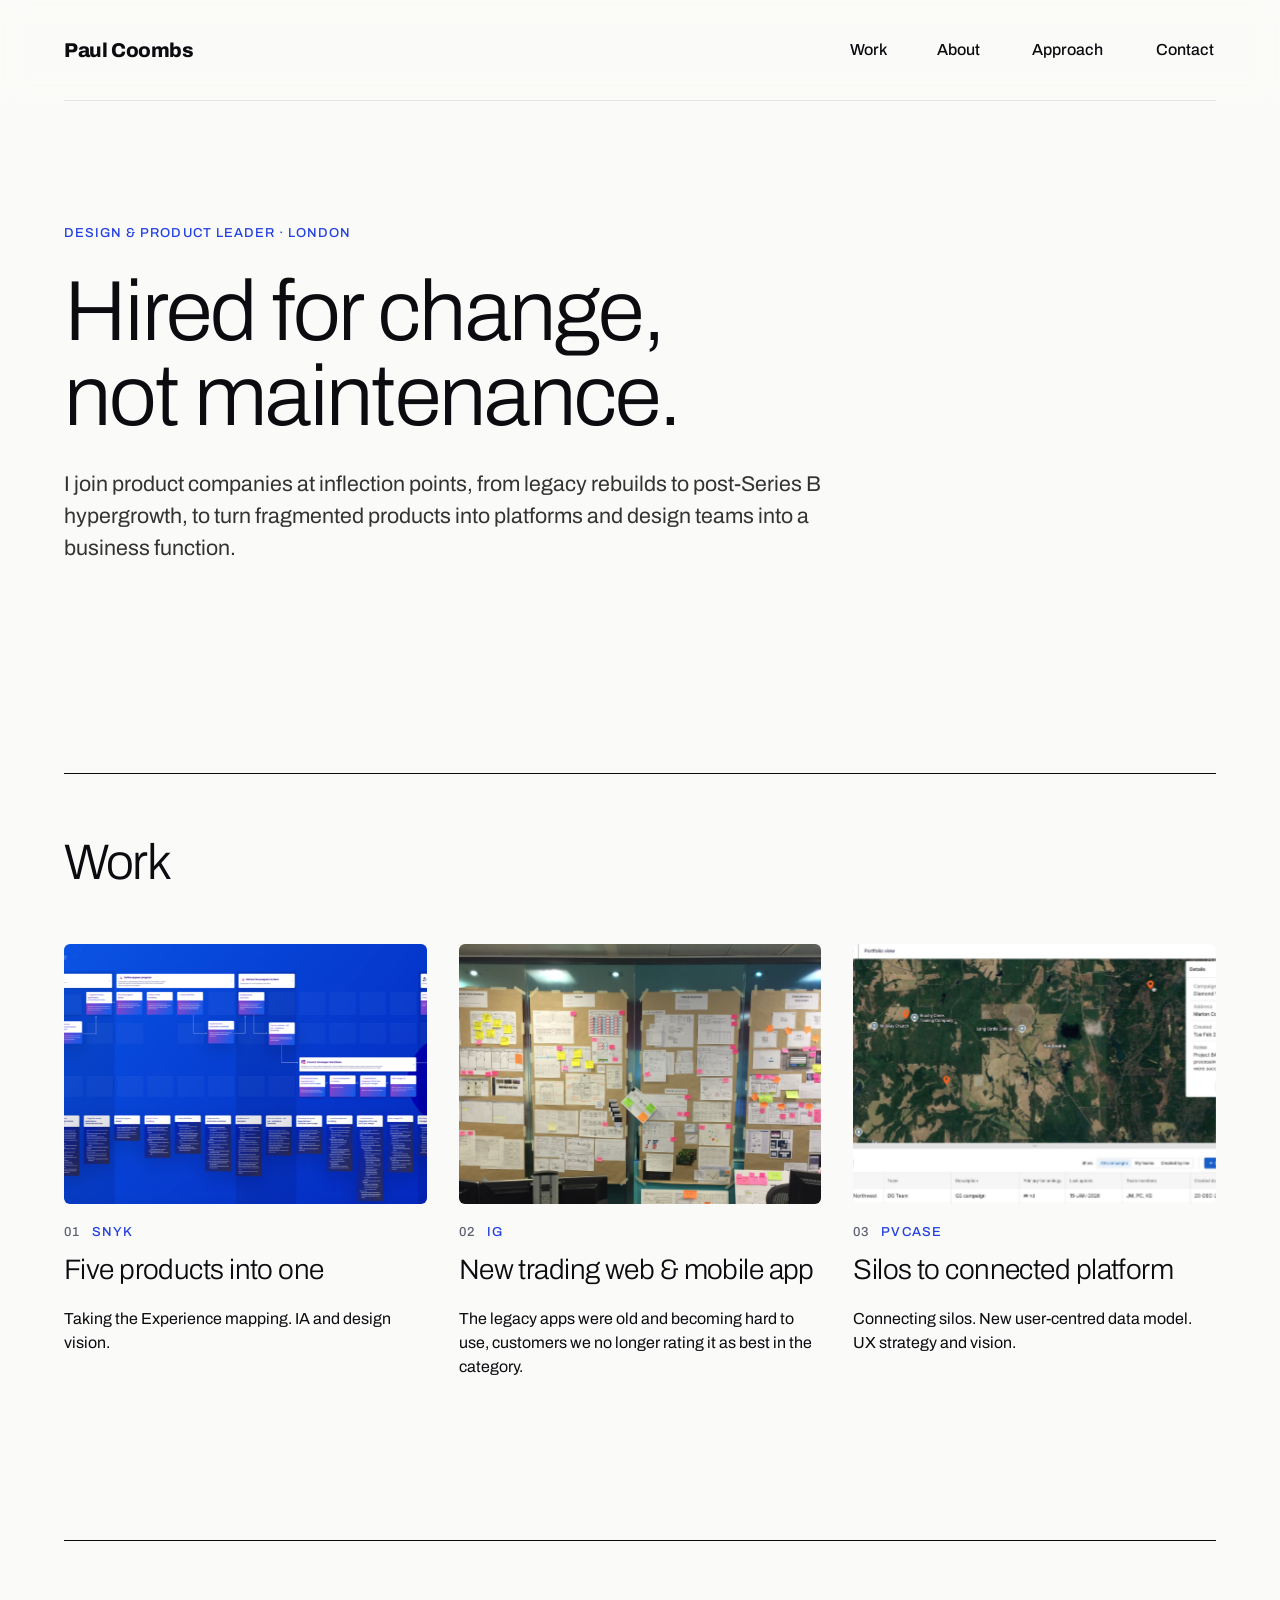
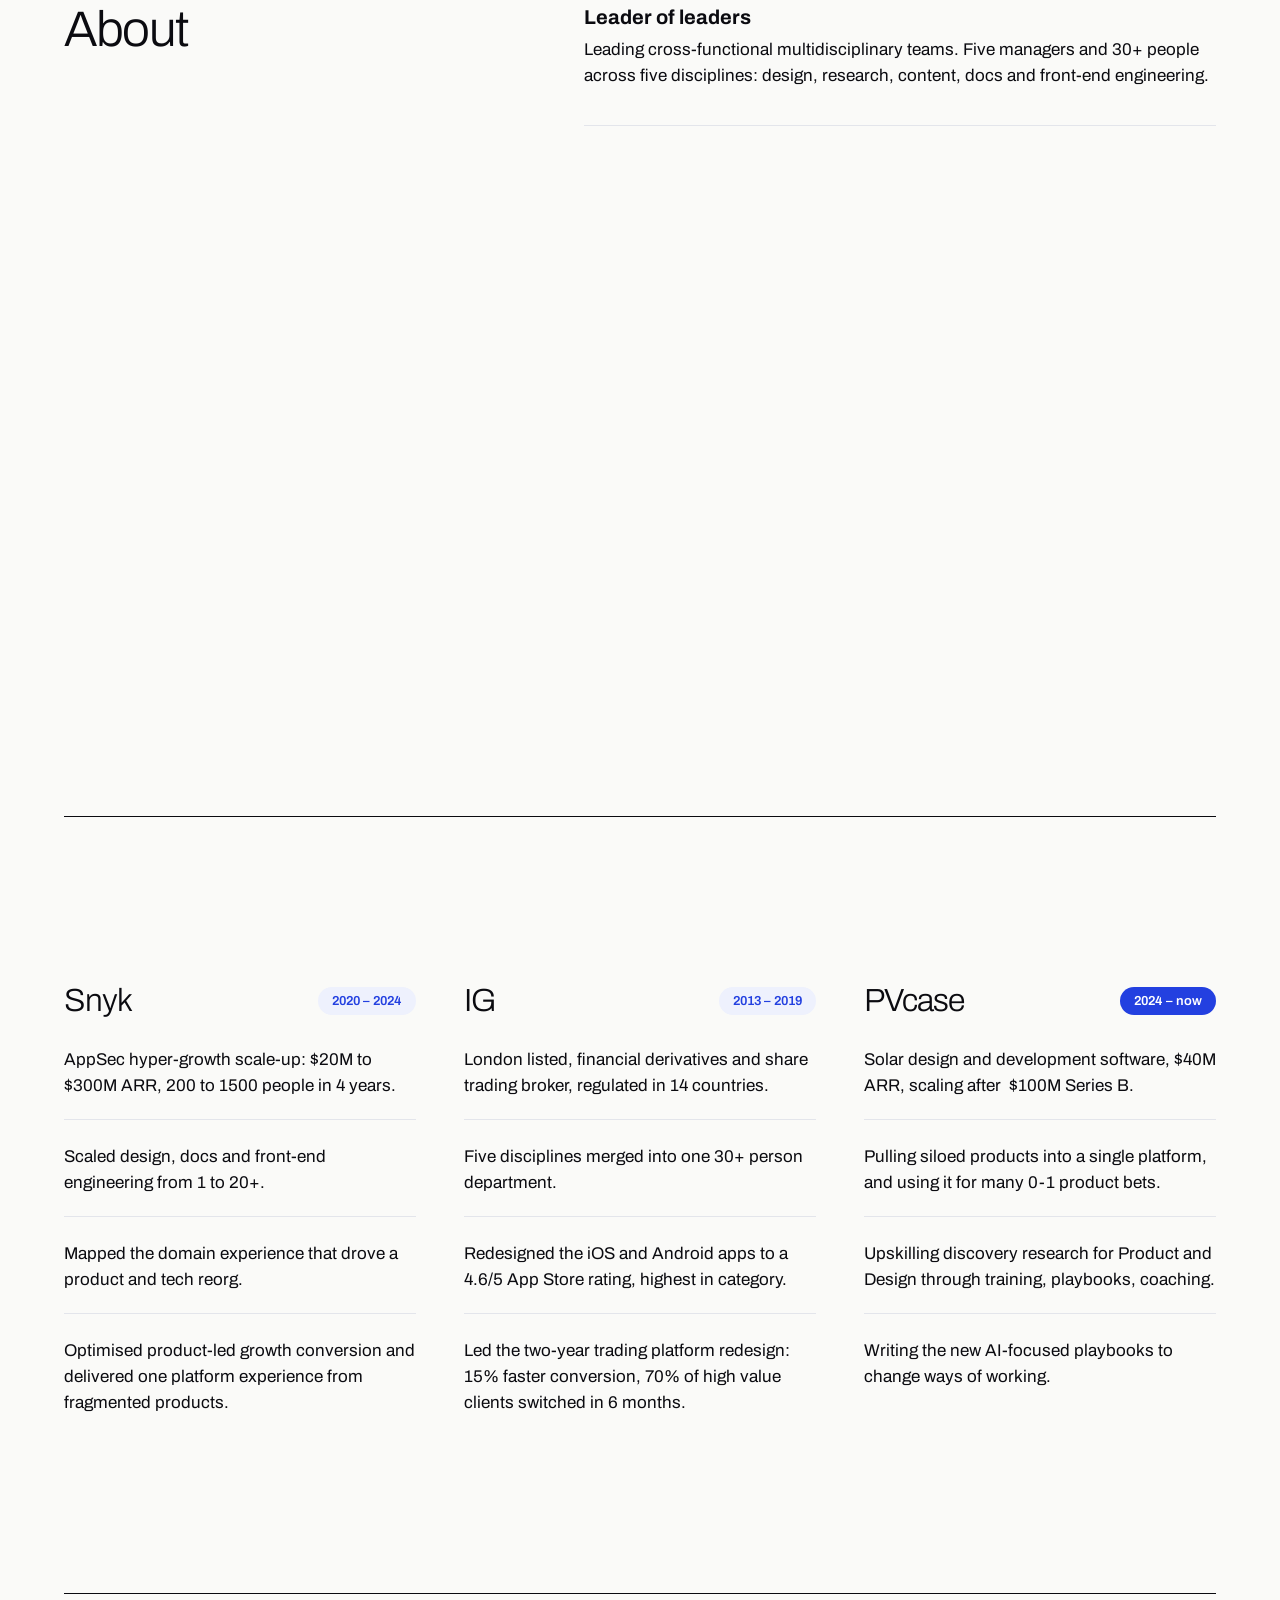
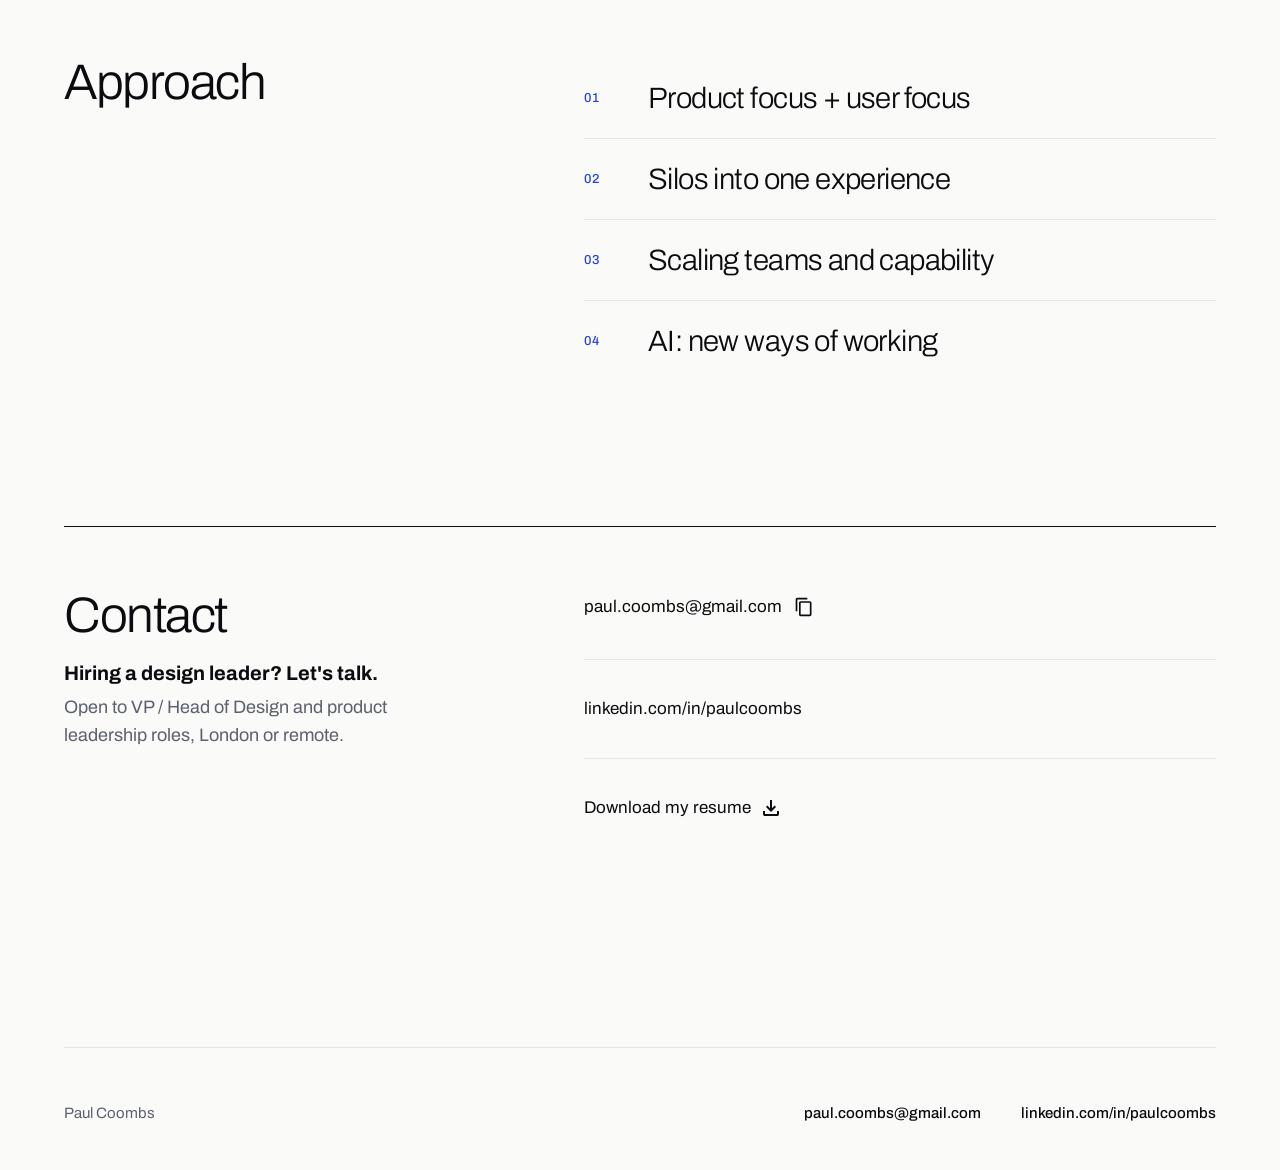
<file: index.html>
<!doctype html>
<html lang="en">
<head>
<meta charset="utf-8">
<meta name="viewport" content="width=device-width, initial-scale=1">
<title>Paul Coombs</title>
<link rel="icon" href="favicon.ico" sizes="48x48">
<link rel="icon" href="favicon.svg" type="image/svg+xml">
<link rel="apple-touch-icon" href="apple-touch-icon.png">
<link rel="preconnect" href="https://fonts.googleapis.com">
<link rel="preconnect" href="https://fonts.gstatic.com" crossorigin>
<link href="https://fonts.googleapis.com/css2?family=Archivo:wght@300;400;500;600;700;800&display=swap" rel="stylesheet">
<link rel="stylesheet" href="assets/css/site.css?v=20261120g">
</head>
<body>
<header class="site-header" data-active=""></header>

<main class="wrap">
  <section class="hero">
    <span class="eyebrow">Design &amp; product leader · London</span>
    <h1 aria-label="Hired for change, not maintenance."><span class="line" aria-hidden="true"><span>Hired for change,</span></span><span class="line" aria-hidden="true"><span>not maintenance.</span></span></h1>
    <p class="blurb">I join product companies at inflection points, from legacy rebuilds to post-Series B hypergrowth, to turn fragmented products into platforms and design teams into a business function.</p>
  </section>

  <section class="home-section" id="work">
    <div class="heading reveal">
      <h2 class="h2">Work</h2>
    </div>
    <div class="cards" data-stagger="0.12">
      <div class="reveal">
        <a class="card" href="work-snyk.html">
          <div class="media"><div class="media-inner"><img src="img/snyk.png" alt="Snyk application security experience map" style="object-position:30% 50%"></div><span class="arrow-btn" data-arrow></span></div>
          <div class="meta"><span class="eyebrow card-eyebrow"><span class="card-n">01</span>Snyk</span><h3>Five products into one</h3></div>
          <p>Taking the Experience mapping. IA and design vision.</p>
        </a>
      </div>
      <div class="reveal">
        <a class="card" href="work-ig.html">
          <div class="media"><div class="media-inner"><img src="img/ig.png" alt="Research synthesis wall at IG" style="object-position:50% 40%"></div><span class="arrow-btn" data-arrow></span></div>
          <div class="meta"><span class="eyebrow card-eyebrow"><span class="card-n">02</span>IG</span><h3>New trading web &amp; mobile app</h3></div>
          <p>The legacy apps were old and becoming hard to use, customers we no longer rating it as best in the category.</p>
        </a>
      </div>
      <div class="reveal">
        <a class="card" href="work-pvcase.html">
          <div class="media"><div class="media-inner"><img src="img/pvcase.png" alt="PVcase Prospect campaign portfolio view" style="object-position:50% 0%"></div><span class="arrow-btn" data-arrow></span></div>
          <div class="meta"><span class="eyebrow card-eyebrow"><span class="card-n">03</span>PVcase</span><h3>Silos to connected platform</h3></div>
          <p>Connecting silos. New user-centred data model. UX strategy and vision.</p>
        </a>
      </div>
    </div>
  </section>

  <section class="section profile" id="about">
    <div class="col-label reveal"><h2 class="h2">About</h2></div>
    <div class="col-main" data-stagger="0.1">
      <div class="p-item reveal"><h3 class="bold" style="margin:0;font-size:20px;line-height:24px">Leader of leaders</h3><p class="body">Leading cross-functional multidisciplinary teams. Five managers and 30+ people across five disciplines: design, research, content, docs and front-end engineering.</p></div>
      <div class="p-item reveal"><h3 class="bold" style="margin:0;font-size:20px;line-height:24px">Exec partner</h3><p class="body">Reporting to the CTO, CPO, founders.</p></div>
      <div class="p-item reveal"><h3 class="bold" style="margin:0;font-size:20px;line-height:24px">Owns the operating model</h3><p class="body">Budget, headcount plan, hiring bar, career framework and ways of working, including the new AI playbook.</p></div>
      <div class="p-item reveal"><h3 class="bold" style="margin:0;font-size:20px;line-height:24px">Stays close to the work</h3><p class="body">Takes accountability for the team delivering one coherent, high quality user experience. Stays close to the work and the users, to coach, mentor and lead the team.</p></div>
      <div class="p-item reveal"><h3 class="bold" style="margin:0;font-size:20px;line-height:24px">Psychology and code</h3><p class="body">A UX designer by trade, with a background in Computer Science and Psychology (Durham). London-based.</p></div>
    </div>
  </section>

  <section class="section exp" style="flex-direction:column;padding-bottom:96px">
    <h2 class="h2 reveal">Experience</h2>
    <div class="exp-cols" data-stagger="0.12">
      <div class="exp-col reveal">
        <div class="exp-head"><h3>Snyk</h3><span class="pill">2020 – 2024</span></div>
        <div class="exp-item">AppSec hyper-growth scale-up: $20M to $300M ARR, 200 to 1500 people in 4 years.</div>
        <div class="exp-item">Scaled design, docs and front-end engineering from 1 to 20+.</div>
        <div class="exp-item">Mapped the domain experience that drove a product and tech reorg.</div>
        <div class="exp-item last">Optimised product-led growth conversion and delivered one platform experience from fragmented products.</div>
      </div>
      <div class="exp-col reveal">
        <div class="exp-head"><h3>IG</h3><span class="pill">2013 – 2019</span></div>
        <div class="exp-item">London listed, financial derivatives and share trading broker, regulated in 14 countries.</div>
        <div class="exp-item">Five disciplines merged into one 30+ person department.</div>
        <div class="exp-item">Redesigned the iOS and Android apps to a 4.6/5 App Store rating, highest in category.</div>
        <div class="exp-item last">Led the two-year trading platform redesign: 15% faster conversion, 70% of high value clients switched in 6 months.</div>
      </div>
      <div class="exp-col reveal">
        <div class="exp-head"><h3>PVcase</h3><span class="pill now">2024 – now</span></div>
        <div class="exp-item">Solar design and development software, $40M ARR, scaling after&nbsp; $100M Series B.</div>
        <div class="exp-item">Pulling siloed products into a single platform, and using it for many 0-1 product bets.</div>
        <div class="exp-item">Upskilling discovery research for Product and Design through training, playbooks, coaching.</div>
        <div class="exp-item last">Writing the new AI-focused playbooks to change ways of working.</div>
      </div>
    </div>
  </section>

    <section class="home-section" id="approach">
    <div class="home-split">
      <div class="col-label reveal">
        <div class="stack" style="gap:20px">
          <h2 class="h2">Approach</h2>
        </div>
      </div>
      <div class="topics" data-stagger="0.08">
        <a class="topic reveal" href="approach.html#opinion-1"><span class="num">01</span><span class="t">Product focus + user focus</span><span class="arrow-btn" data-arrow></span></a>
        <a class="topic reveal" href="approach.html#opinion-2"><span class="num">02</span><span class="t">Silos into one experience</span><span class="arrow-btn" data-arrow></span></a>
        <a class="topic reveal" href="approach.html#opinion-3"><span class="num">03</span><span class="t">Scaling teams and capability</span><span class="arrow-btn" data-arrow></span></a>
        <a class="topic reveal" href="approach.html#opinion-4"><span class="num">04</span><span class="t">AI: new ways of working</span><span class="arrow-btn" data-arrow></span></a>
      </div>
    </div>
  </section>

  <section class="section contact" id="contact">
    <div class="col-label reveal">
      <h2 class="h2">Contact</h2>
      <div class="pitch"><h3 class="bold" style="margin:0;font-size:20px;line-height:24px">Hiring a design leader? Let's talk.</h3><p class="muted">Open to VP / Head of Design and product leadership roles, London or remote.</p></div>
    </div>
    <div class="col-main" data-stagger="0.1">
      <div class="p-item reveal">
        <p class="body"><button class="copy-link" type="button" data-copy="paul.coombs@gmail.com" aria-label="Copy email address paul.coombs@gmail.com"><span class="copy-text">paul.coombs@gmail.com</span><span class="copy-icon" aria-hidden="true"><svg viewBox="0 0 24 24"><path fill="currentColor" d="M16 1H4c-1.1 0-2 .9-2 2v14h2V3h12V1zm3 4H8c-1.1 0-2 .9-2 2v14c0 1.1.9 2 2 2h11c1.1 0 2-.9 2-2V7c0-1.1-.9-2-2-2zm0 16H8V7h11v14z"/></svg></span><span class="copy-tip" role="status" aria-live="polite">Copied</span></button></p></div>
      <div class="p-item reveal"><p class="body"><a class="u-link" href="https://www.linkedin.com/in/paulcoombs" target="_blank" rel="noopener">linkedin.com/in/paulcoombs</a></p></div>
      <div class="p-item reveal"><p class="body"><a class="dl-link" href="assets/Paul-Coombs-Resume.pdf" download="Paul-Coombs-Resume.pdf"><span class="u-text">Download my resume</span><svg viewBox="0 0 24 24" aria-hidden="true"><path fill="currentColor" d="M12,16L7,11L8.4,9.55l2.6,2.6V4h2v8.15l2.6-2.6L17,11l-5,5ZM6,20q-0.82,0-1.41-0.59T4,18V15H6v3H18V15h2v3q0,0.82-0.59,1.41T18,20H6Z"/></svg></a></p></div>
    </div>
  </section>
</main>

<footer class="site-footer"></footer>
<script src="assets/js/site.js?v=20261120g"></script>
</body>
</html>
</file>
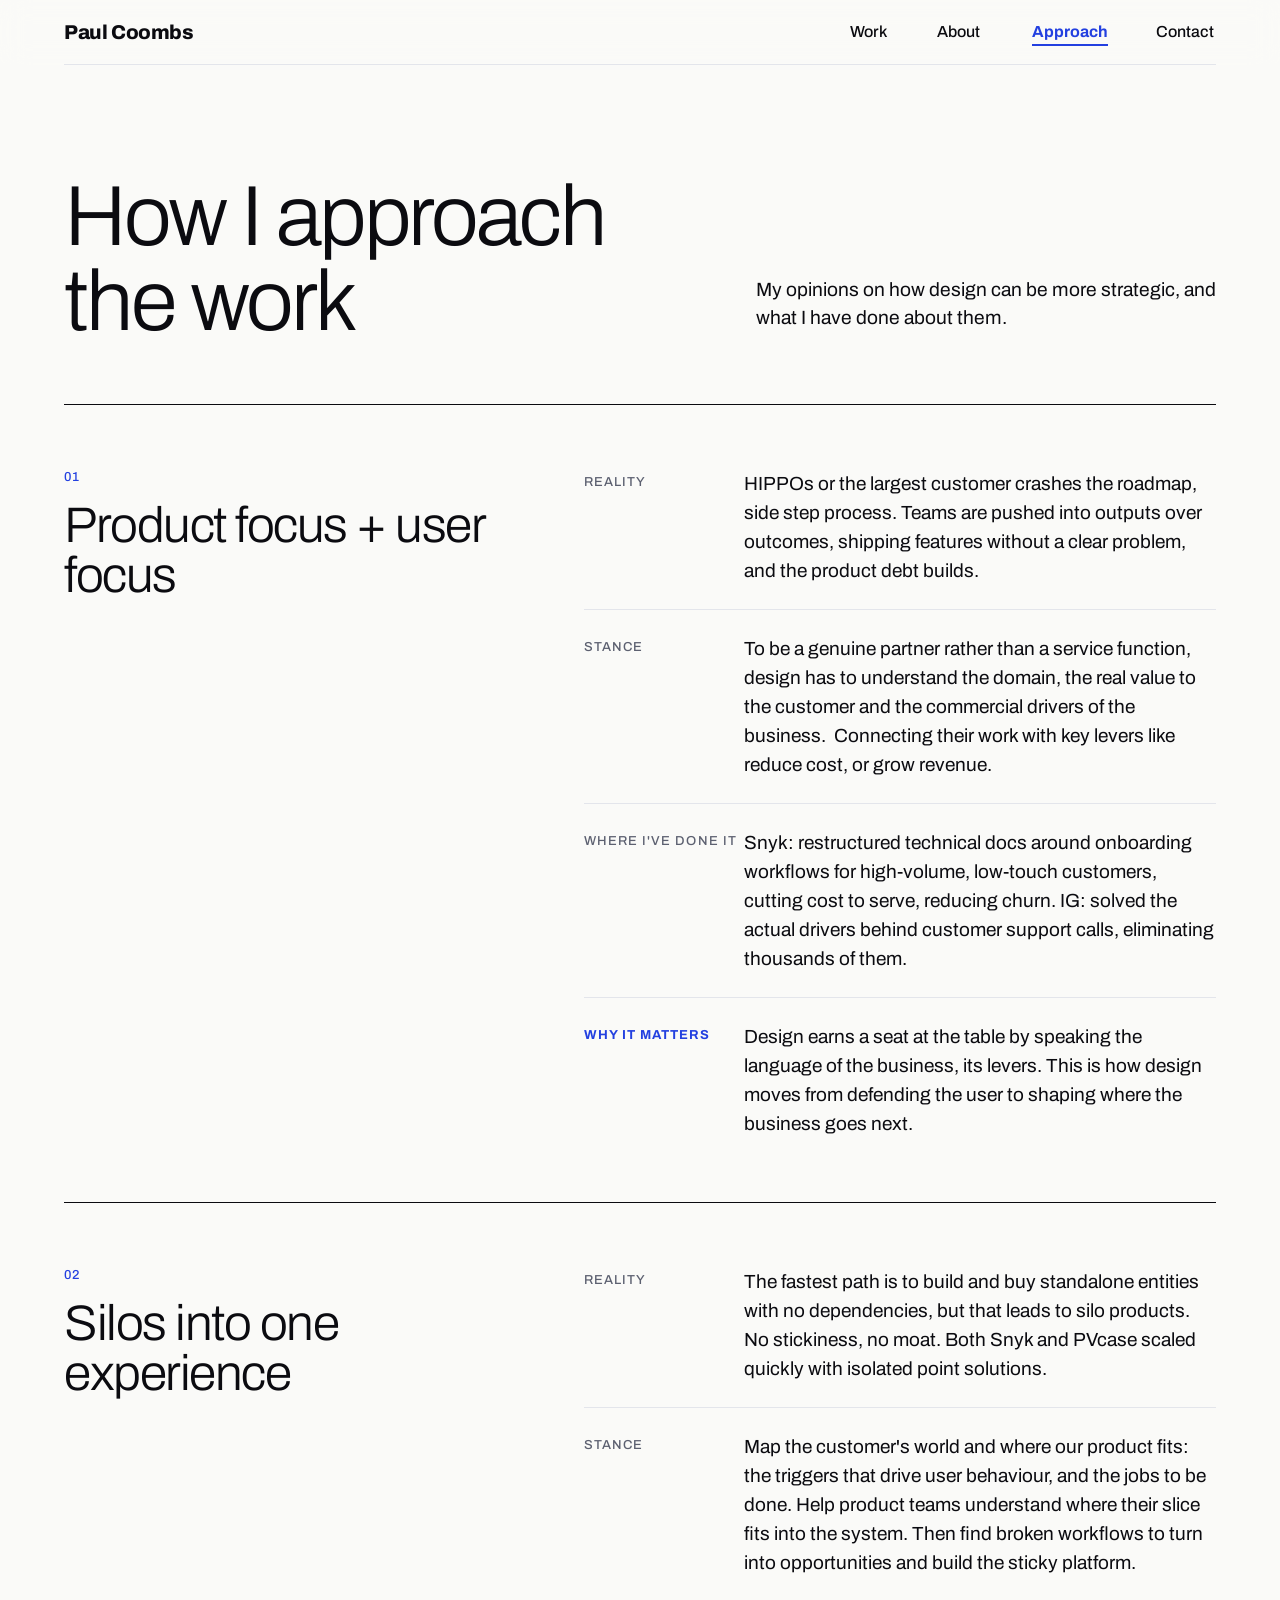
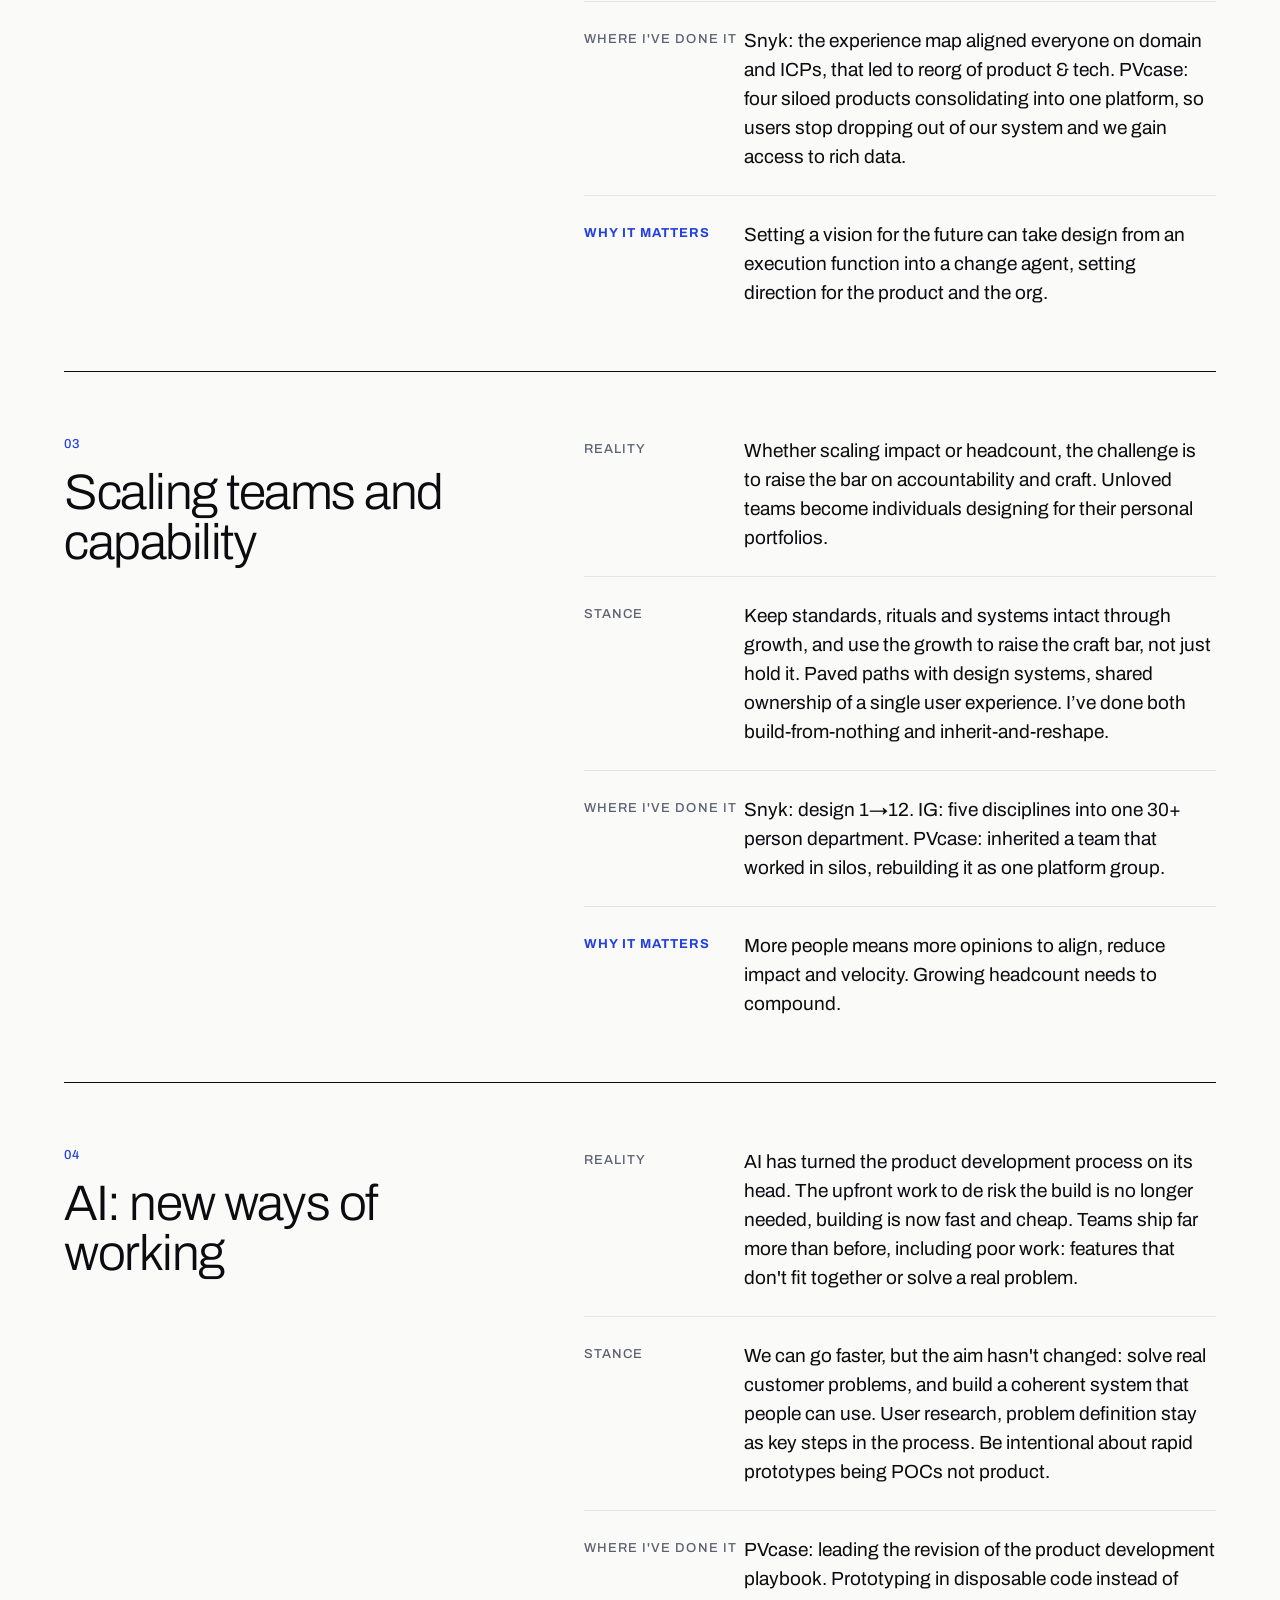
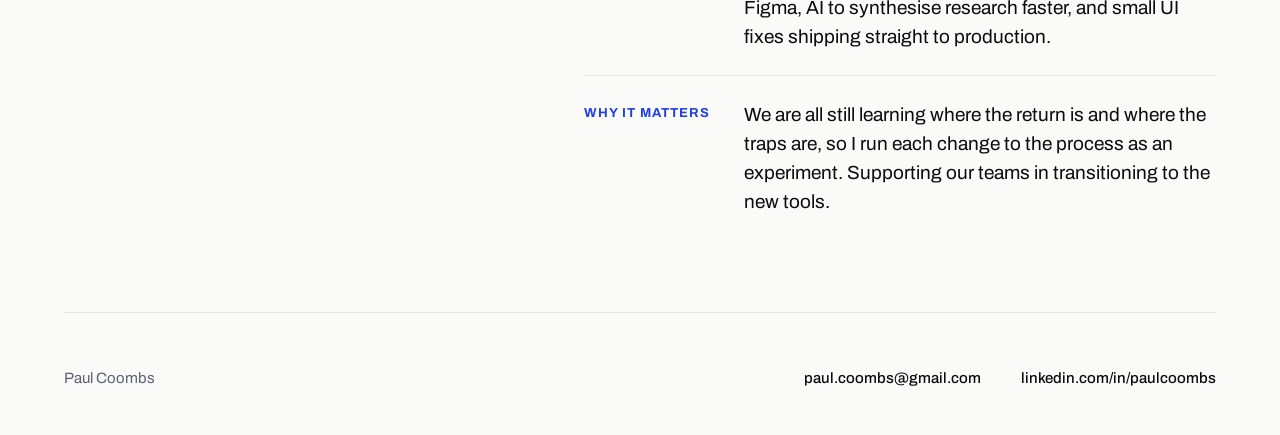
<file: approach.html>
<!doctype html>
<html lang="en">
<head>
<meta charset="utf-8">
<meta name="viewport" content="width=device-width, initial-scale=1">
<title>Approach · Paul Coombs</title>
<link rel="icon" href="favicon.ico" sizes="48x48">
<link rel="icon" href="favicon.svg" type="image/svg+xml">
<link rel="apple-touch-icon" href="apple-touch-icon.png">
<link rel="preconnect" href="https://fonts.googleapis.com">
<link rel="preconnect" href="https://fonts.gstatic.com" crossorigin>
<link href="https://fonts.googleapis.com/css2?family=Archivo:wght@300;400;500;600;700;800&display=swap" rel="stylesheet">
<link rel="stylesheet" href="assets/css/site.css?v=20261120g">
</head>
<body>
<header class="site-header" data-active="approach"></header>

<main class="wrap">
  <div class="page-head">
    <h1 class="display" style="font-size:clamp(52px,6.67vw,96px);line-height:1;max-width:760px" data-speed="-0.06">How I approach the work</h1>
    <p class="lede" style="width:460px;flex-shrink:0;max-width:100%">My opinions on how design can be more strategic, and what I have done about them.</p>
  </div>

  <section class="section opinion" id="opinion-1">
    <div class="col-label"><span class="num">01</span><h2 class="h2">Product focus + user focus</h2></div>
    <div class="col-main" data-stagger="0.1">
      <div class="row reveal"><div class="k">Reality</div><p class="v">HIPPOs or the largest customer crashes the roadmap, side step process. Teams are pushed into outputs over outcomes, shipping features without a clear problem, and the product debt builds.</p></div>
      <div class="row reveal"><div class="k">Stance</div><p class="v">To be a genuine partner rather than a service function, design has to understand the domain, the real value to the customer and the commercial drivers of the business.&nbsp; Connecting their work with key levers like reduce cost, or grow revenue.</p></div>
      <div class="row reveal"><div class="k">Where I've done it</div><p class="v">Snyk: restructured technical docs around onboarding workflows for high-volume, low-touch customers, cutting cost to serve, reducing churn. IG: solved the actual drivers behind customer support calls, eliminating thousands of them.</p></div>
      <div class="row key reveal"><div class="k">Why it matters</div><p class="v">Design earns a seat at the table by speaking the language of the business, its levers. This is how design moves from defending the user to shaping where the business goes next.</p></div>
    </div>
  </section>

  <section class="section opinion" id="opinion-2">
    <div class="col-label"><span class="num">02</span><h2 class="h2">Silos into one experience</h2></div>
    <div class="col-main" data-stagger="0.1">
      <div class="row reveal"><div class="k">Reality</div><p class="v">The fastest path is to build and buy standalone entities with no dependencies, but that leads to silo products. No stickiness, no moat. Both Snyk and PVcase scaled quickly with isolated point solutions.</p></div>
      <div class="row reveal"><div class="k">Stance</div><p class="v">Map the customer's world and where our product fits: the triggers that drive user behaviour, and the jobs to be done. Help product teams understand where their slice fits into the system. Then find broken workflows to turn into opportunities and build the sticky platform.</p></div>
      <div class="row reveal"><div class="k">Where I've done it</div><p class="v">Snyk: the experience map aligned everyone on domain and ICPs, that led to reorg of product &amp; tech. PVcase: four siloed products consolidating into one platform, so users stop dropping out of our system and we gain access to rich data.</p></div>
      <div class="row key reveal"><div class="k">Why it matters</div><p class="v">Setting a vision for the future can take design from an execution function into a change agent, setting&nbsp; direction for the product and the org.</p></div>
    </div>
  </section>

  <section class="section opinion" id="opinion-3">
    <div class="col-label"><span class="num">03</span><h2 class="h2">Scaling teams and capability</h2></div>
    <div class="col-main" data-stagger="0.1">
      <div class="row reveal"><div class="k">Reality</div><p class="v">Whether scaling impact or headcount, the challenge is to raise the bar on accountability and craft. Unloved teams become individuals designing for their personal portfolios.</p></div>
      <div class="row reveal"><div class="k">Stance</div><p class="v">Keep standards, rituals and systems intact through growth, and use the growth to raise the craft bar, not just hold it. Paved paths with design systems, shared ownership of a single user experience. I’ve done both build-from-nothing and inherit-and-reshape.</p></div>
      <div class="row reveal"><div class="k">Where I've done it</div><p class="v">Snyk: design 1→12. IG: five disciplines into one 30+ person department. PVcase: inherited a team that worked in silos, rebuilding it as one platform group.</p></div>
      <div class="row key reveal"><div class="k">Why it matters</div><p class="v">More people means more opinions to align, reduce impact and velocity. Growing headcount needs to compound.</p></div>
    </div>
  </section>

  <section class="section opinion" id="opinion-4" style="padding-bottom:96px">
    <div class="col-label"><span class="num">04</span><h2 class="h2">AI: new ways of working</h2></div>
    <div class="col-main" data-stagger="0.1">
      <div class="row reveal"><div class="k">Reality</div><p class="v">AI has turned the product development process on its head. The upfront work to de risk the build is no longer needed, building is now fast and cheap. Teams ship far more than before, including poor work: features that don't fit together or solve a real problem.</p></div>
      <div class="row reveal"><div class="k">Stance</div><p class="v">We can go faster, but the aim hasn't changed: solve real customer problems, and build a coherent system that people can use. User research, problem definition stay as key steps in the process. Be intentional about rapid prototypes being POCs not product.</p></div>
      <div class="row reveal"><div class="k">Where I've done it</div><p class="v">PVcase: leading the revision of the product development playbook. Prototyping in disposable code instead of Figma, AI to synthesise research faster, and small UI fixes shipping straight to production.</p></div>
      <div class="row key reveal"><div class="k">Why it matters</div><p class="v">We are all still learning where the return is and where the traps are, so I run each change to the process as an experiment. Supporting our teams in transitioning to the new tools.</p></div>
    </div>
  </section>
</main>

<footer class="site-footer"></footer>
<script src="assets/js/site.js?v=20261120g"></script>
</body>
</html>
</file>
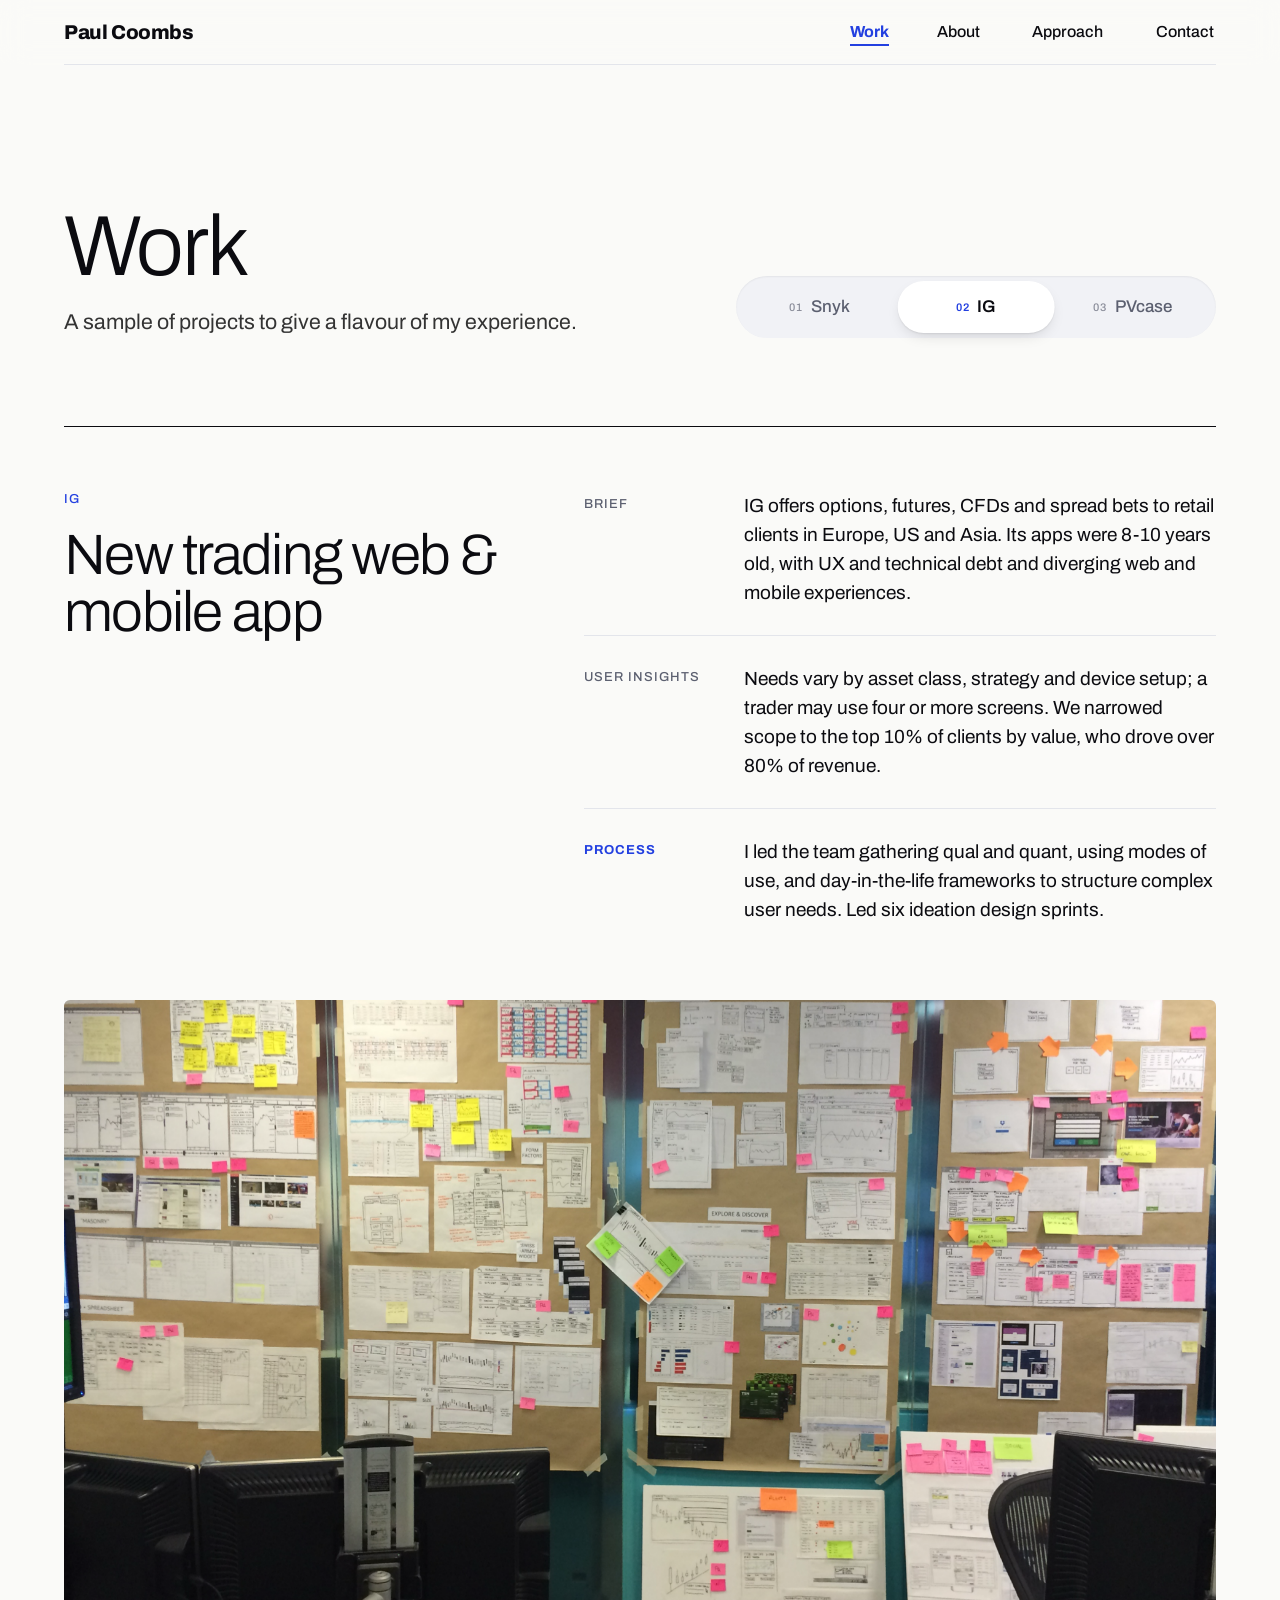
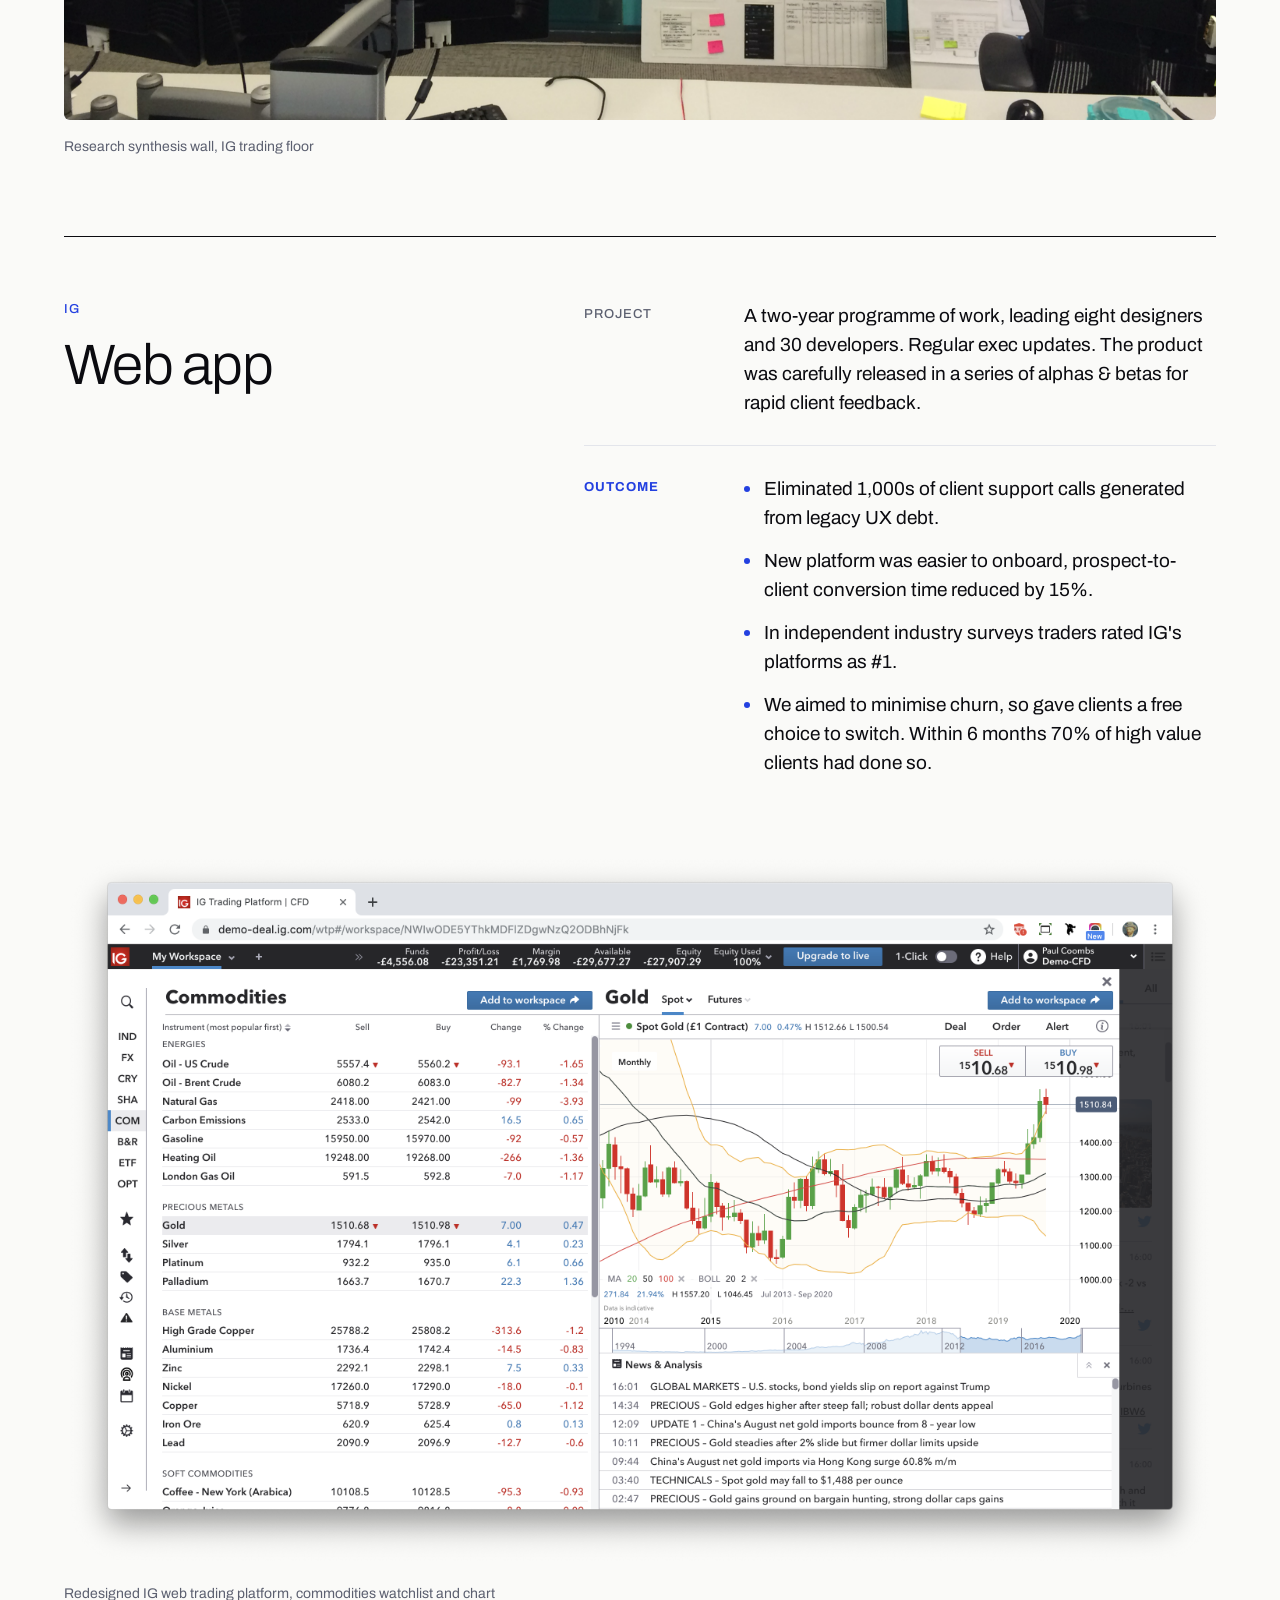
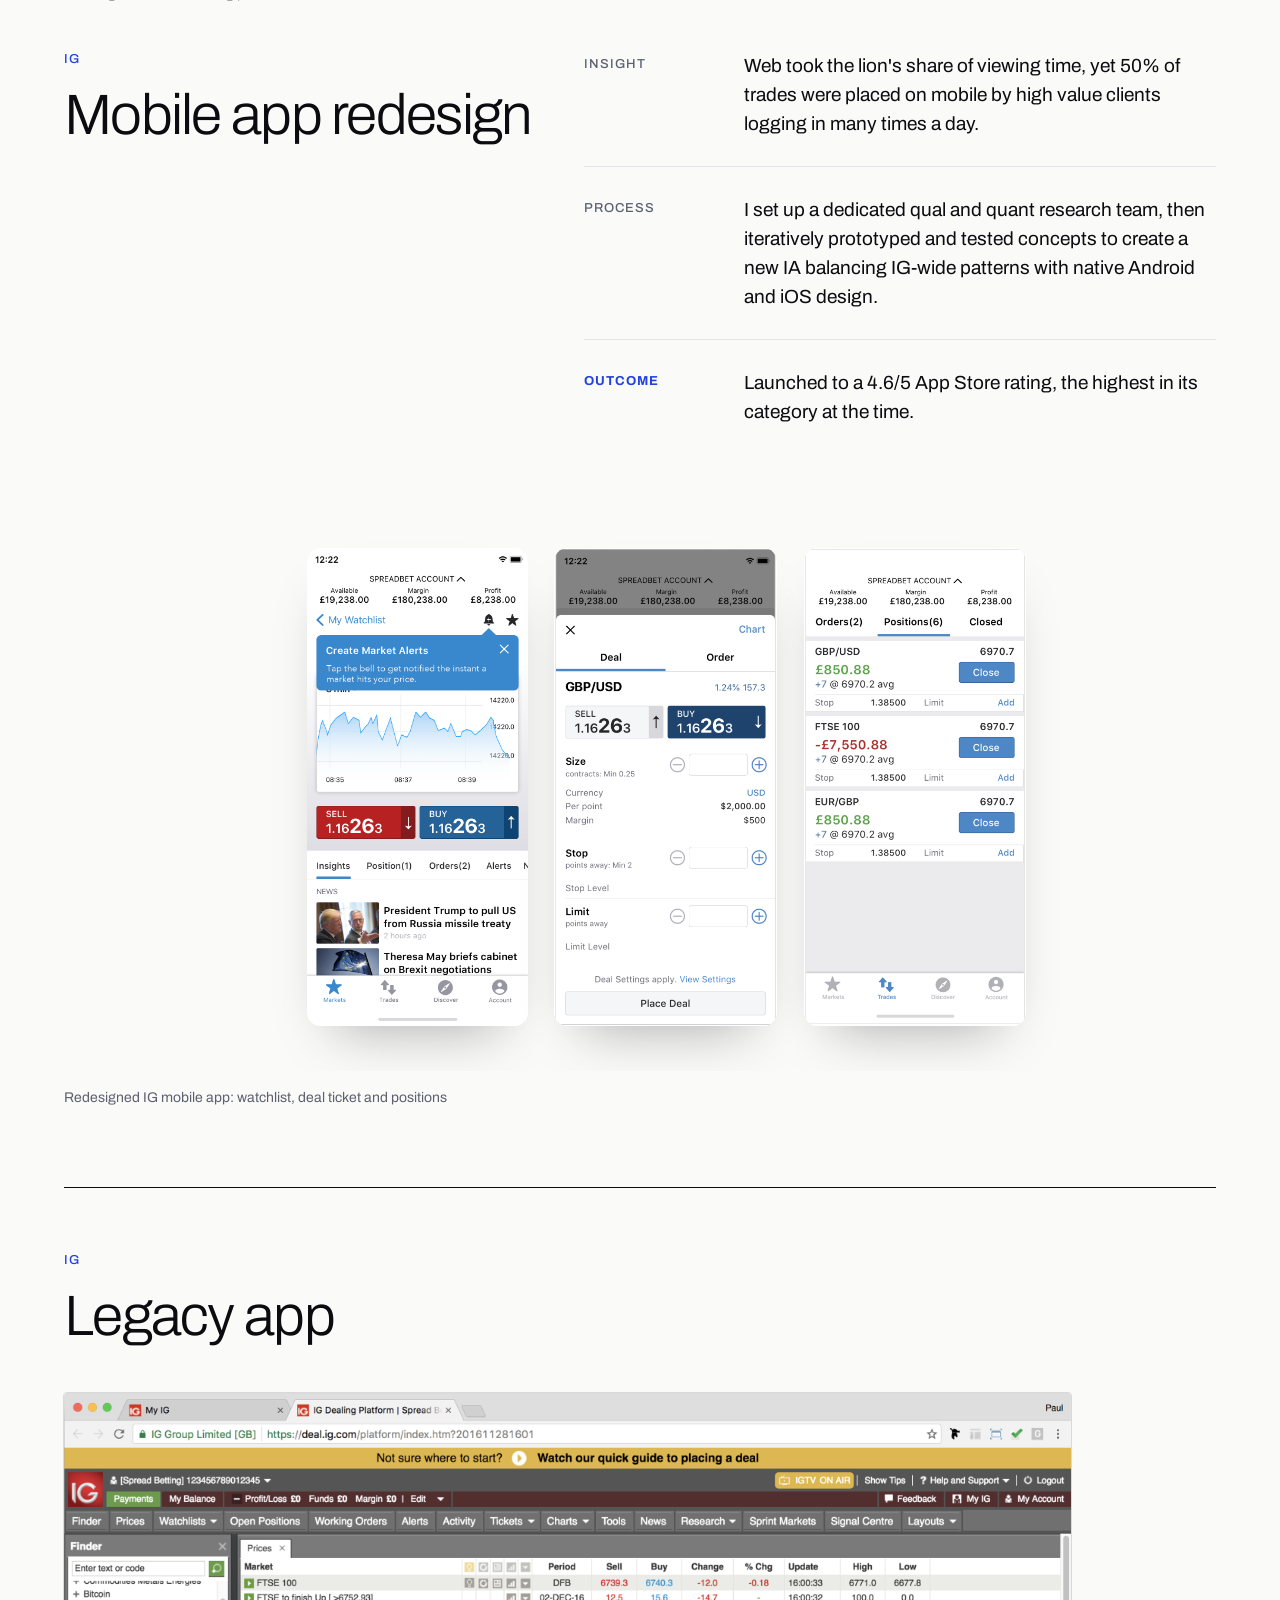
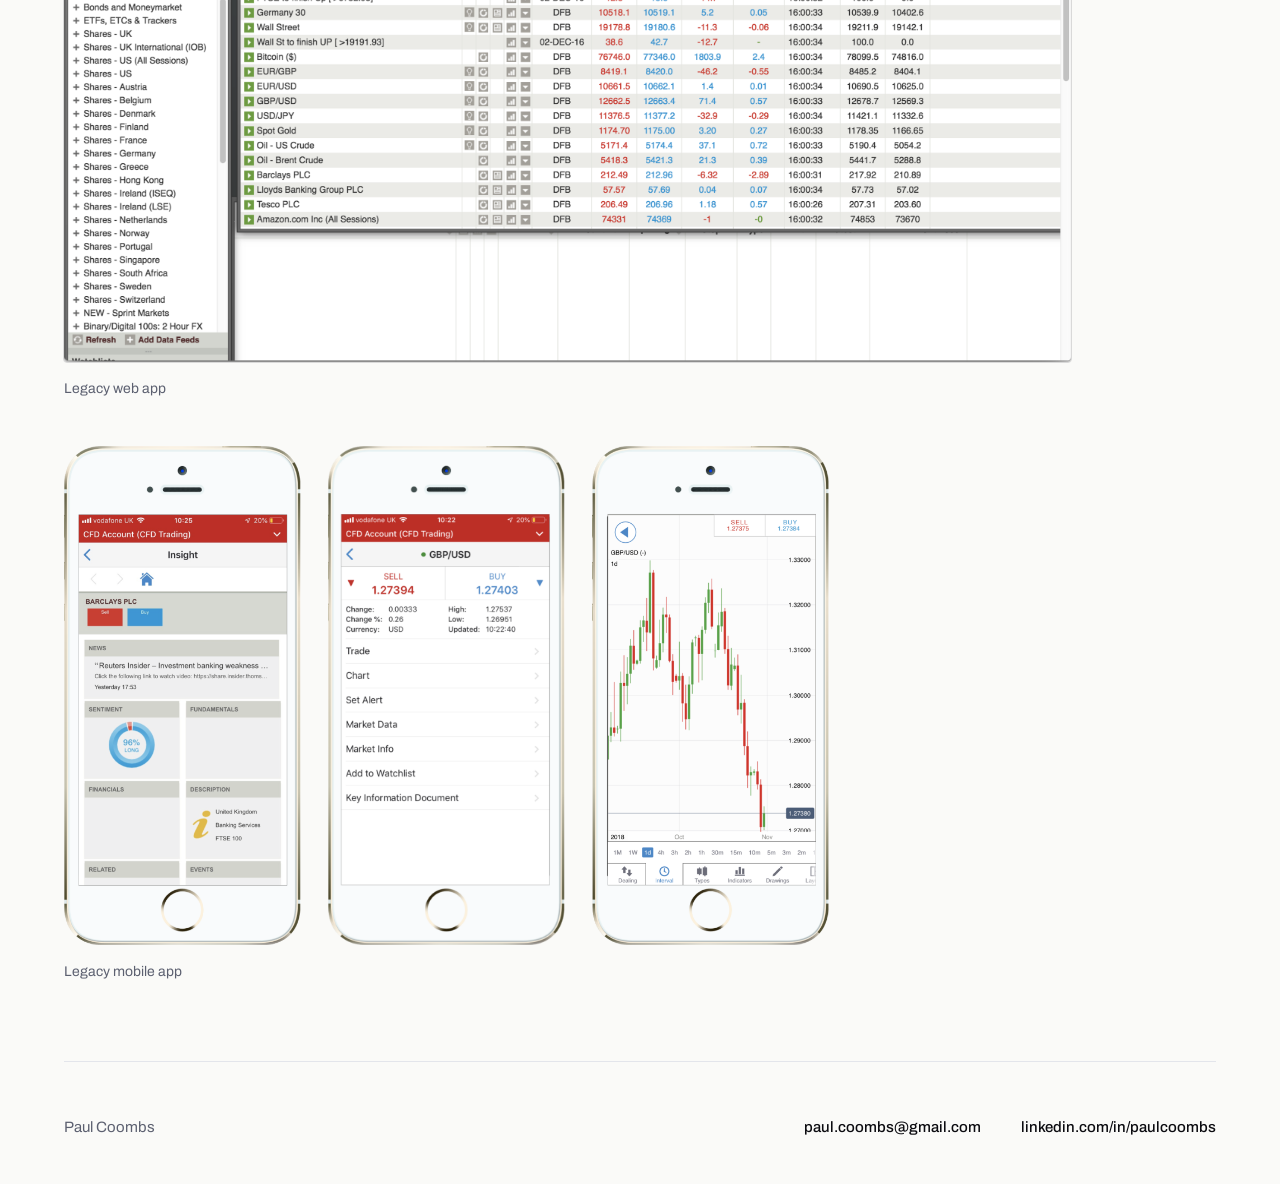
<file: work-ig.html>
<!doctype html>
<html lang="en">
<head>
<meta charset="utf-8">
<meta name="viewport" content="width=device-width, initial-scale=1">
<title>Work · IG · Paul Coombs</title>
<link rel="icon" href="favicon.ico" sizes="48x48">
<link rel="icon" href="favicon.svg" type="image/svg+xml">
<link rel="apple-touch-icon" href="apple-touch-icon.png">
<link rel="preconnect" href="https://fonts.googleapis.com">
<link rel="preconnect" href="https://fonts.gstatic.com" crossorigin>
<link href="https://fonts.googleapis.com/css2?family=Archivo:wght@300;400;500;600;700;800&display=swap" rel="stylesheet">
<link rel="stylesheet" href="assets/css/site.css?v=20261120g">
<script>try{if(sessionStorage.getItem('segNav')){sessionStorage.removeItem('segNav');document.documentElement.classList.add('seg-nav')}}catch(e){}</script>
</head>
<body>
<header class="site-header" data-active="work"></header>

<main class="wrap">
  <div class="page-head work-head">
    <div class="stack" style="gap:28px">
      <h1 class="page-title" data-speed="-0.06" aria-label="Work"><span class="line" aria-hidden="true"><span>Work</span></span></h1>
      <p class="lede">A sample of projects to give a flavour of my experience.</p>
    </div>
    <nav class="seg" aria-label="Projects" style="--i:1">
      <span class="thumb" aria-hidden="true"></span>
      <a href="work-snyk.html"><span class="n" aria-hidden="true">01</span>Snyk</a>
      <a href="work-ig.html" aria-current="page"><span class="n" aria-hidden="true">02</span>IG</a>
      <a href="work-pvcase.html"><span class="n" aria-hidden="true">03</span>PVcase</a>
    </nav>
  </div>

  <section class="section projects-rows" style="flex-direction:column;gap:48px;padding-bottom:80px">
    <div class="stack" style="gap:48px">
      <div class="section" style="border:0;padding:0">
        <div class="col-label reveal stack" style="gap:20px">
          <span class="eyebrow">IG</span>
          <h2 class="h2 big">New trading web &amp; mobile app</h2>
        </div>
        <div class="col-main" data-stagger="0.1">
          <div class="row reveal"><div class="k">Brief</div><p class="v">IG offers options, futures, CFDs and spread bets to retail clients in Europe, US and Asia. Its apps were 8-10 years old, with UX and technical debt and diverging web and mobile experiences.</p></div>
          <div class="row reveal"><div class="k">User insights</div><p class="v">Needs vary by asset class, strategy and device setup; a trader may use four or more screens. We narrowed scope to the top 10% of clients by value, who drove over 80% of revenue.</p></div>
          <div class="row key reveal"><div class="k">Process</div><p class="v">I led the team gathering qual and quant, using modes of use, and day-in-the-life frameworks to structure complex user needs. Led six ideation design sprints.</p></div>
        </div>
      </div>
      <figure class="figure tall reveal">
        <div class="media"><div class="media-inner"><img src="img/ig.png" alt="Research synthesis wall, IG trading floor" style="object-position:50% 40%"></div></div>
        <figcaption>Research synthesis wall, IG trading floor</figcaption>
      </figure>
    </div>
  </section>

  <section class="section projects-rows" style="flex-direction:column;gap:48px;padding-bottom:80px">
    <div class="stack" style="gap:48px">
      <div class="section" style="border:0;padding:0">
        <div class="col-label reveal stack" style="gap:20px">
          <span class="eyebrow">IG</span>
          <h2 class="h2 big">Web app</h2>
        </div>
        <div class="col-main" data-stagger="0.1">
          <div class="row reveal"><div class="k">Project</div><p class="v">A two-year programme of work, leading eight designers and 30 developers. Regular exec updates. The product was carefully released in a series of alphas &amp; betas for rapid client feedback.</p></div>
          <div class="row key reveal"><div class="k">Outcome</div>
            <ul class="v outcomes">
              <li>Eliminated 1,000s of client support calls generated from legacy UX debt.</li>
              <li>New platform was easier to onboard, prospect-to-client conversion time reduced by 15%.</li>
              <li>In independent industry surveys traders rated IG's platforms as #1.</li>
              <li>We aimed to minimise churn, so gave clients a free choice to switch. Within 6 months 70% of high value clients had done so.</li>
            </ul>
          </div>
        </div>
      </div>
      <figure class="figure shot reveal">
        <img src="img/ig-web.png" alt="Redesigned IG web trading platform, commodities watchlist and gold chart">
        <figcaption>Redesigned IG web trading platform, commodities watchlist and chart</figcaption>
      </figure>
    </div>

    <div class="stack" style="gap:48px">
      <div class="section" style="border:0;padding:0">
        <div class="col-label reveal stack" style="gap:20px">
          <span class="eyebrow">IG</span>
          <h2 class="h2 big">Mobile app redesign</h2>
        </div>
        <div class="col-main" data-stagger="0.1">
          <div class="row reveal"><div class="k">Insight</div><p class="v">Web took the lion's share of viewing time, yet 50% of trades were placed on mobile by high value clients logging in many times a day.</p></div>
          <div class="row reveal"><div class="k">Process</div><p class="v">I set up a dedicated qual and quant research team, then iteratively prototyped and tested concepts to create a new IA balancing IG-wide patterns with native Android and iOS design.</p></div>
          <div class="row key reveal"><div class="k">Outcome</div><p class="v">Launched to a 4.6/5 App Store rating, the highest in its category at the time.</p></div>
        </div>
      </div>
      <figure class="figure reveal">
        <div class="media phones"><div class="phones-row"><img src="img/ig-mobile-1.png" alt="Redesigned IG mobile app, watchlist"><img src="img/ig-mobile-2.png" alt="Redesigned IG mobile app, deal ticket"><img src="img/ig-mobile-3.png" alt="Redesigned IG mobile app, positions"></div></div>
        <figcaption>Redesigned IG mobile app: watchlist, deal ticket and positions</figcaption>
      </figure>
    </div>
  </section>

  <section class="section projects-rows" style="flex-direction:column;gap:48px;padding-bottom:80px">
    <div class="col-label reveal stack" style="gap:20px;position:static">
      <span class="eyebrow">IG</span>
      <h2 class="h2 big">Legacy app</h2>
    </div>
    <figure class="figure reveal">
      <div class="legacy-web"><img src="img/ig-legacy-web.png" alt="IG legacy web trading platform"></div>
      <figcaption>Legacy web app</figcaption>
    </figure>
    <figure class="figure reveal">
      <div class="legacy-phones"><img src="img/ig-legacy-mobile-1.png" alt="IG legacy mobile app, markets"><img src="img/ig-legacy-mobile-2.png" alt="IG legacy mobile app, deal ticket"><img src="img/ig-legacy-mobile-3.png" alt="IG legacy mobile app, chart"></div>
      <figcaption>Legacy mobile app</figcaption>
    </figure>
  </section>
</main>

<footer class="site-footer"></footer>
<script src="assets/js/site.js?v=20261120g"></script>
</body>
</html>
</file>
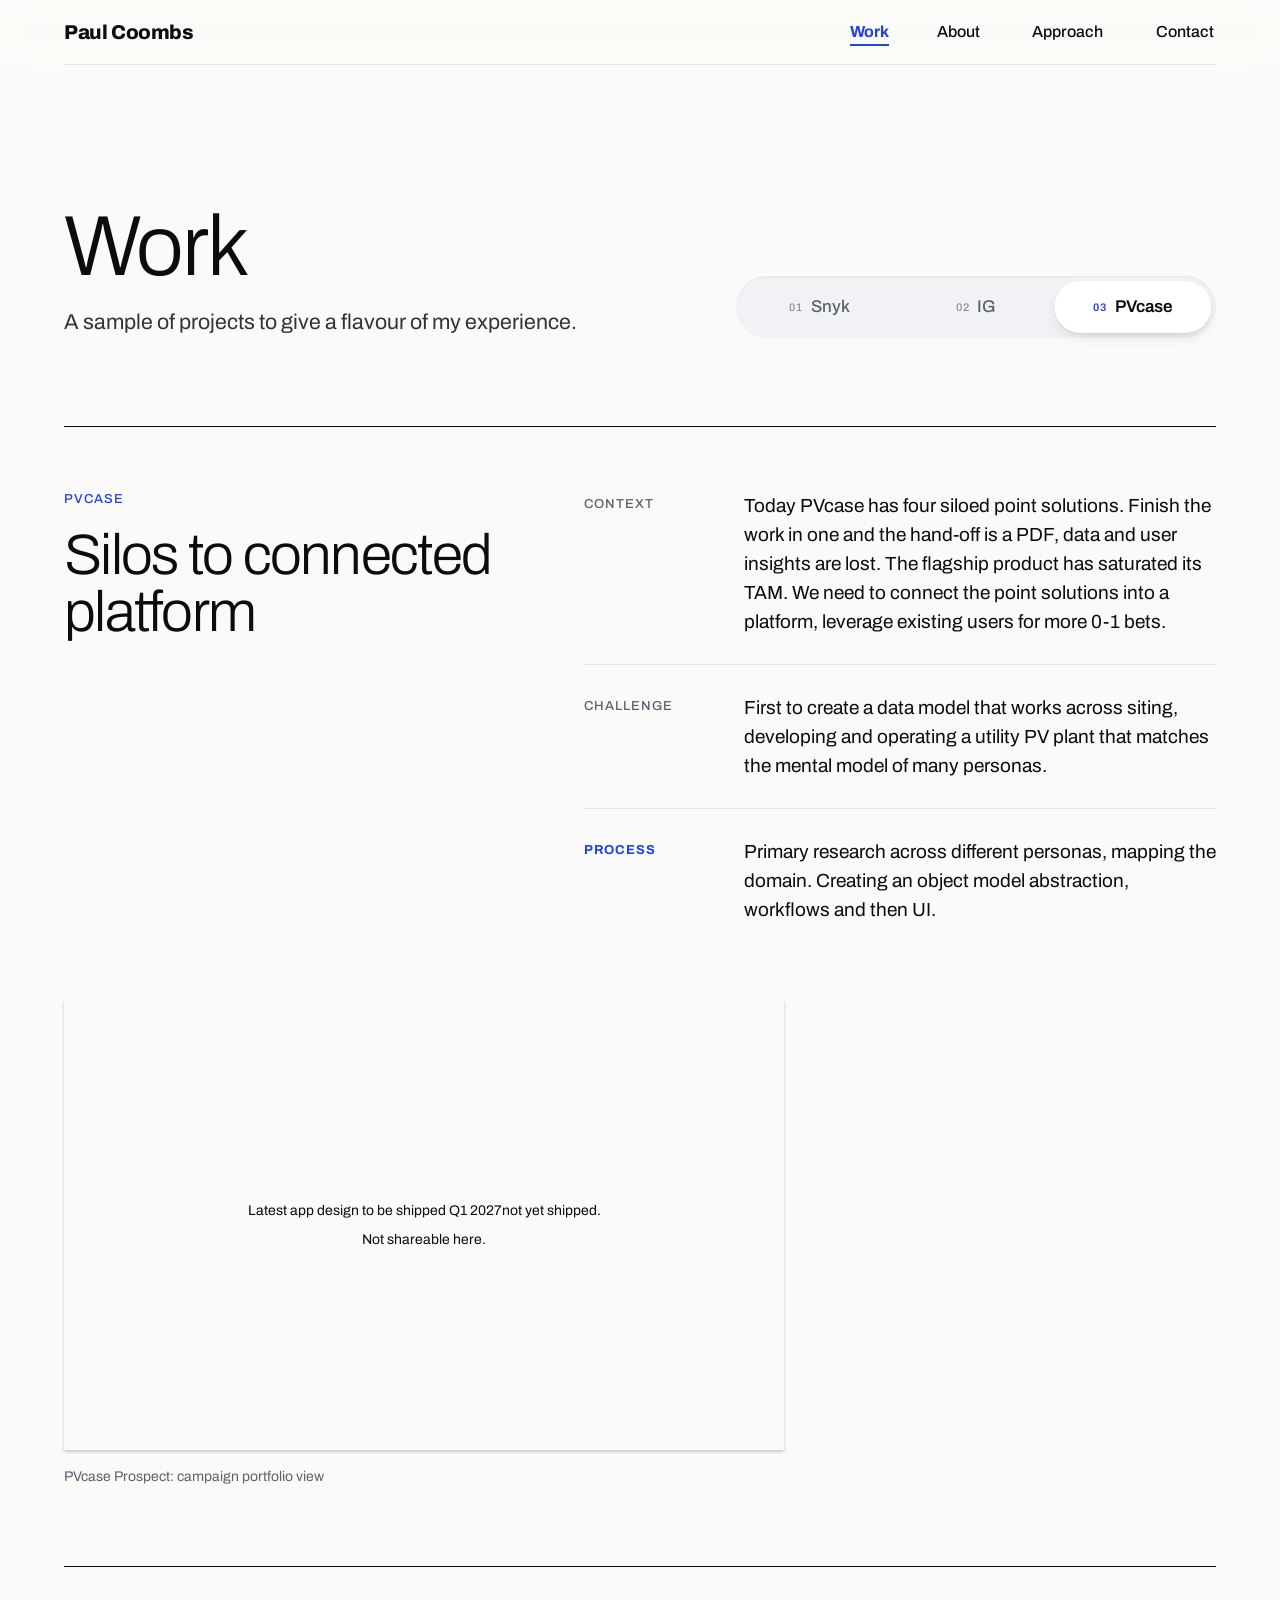
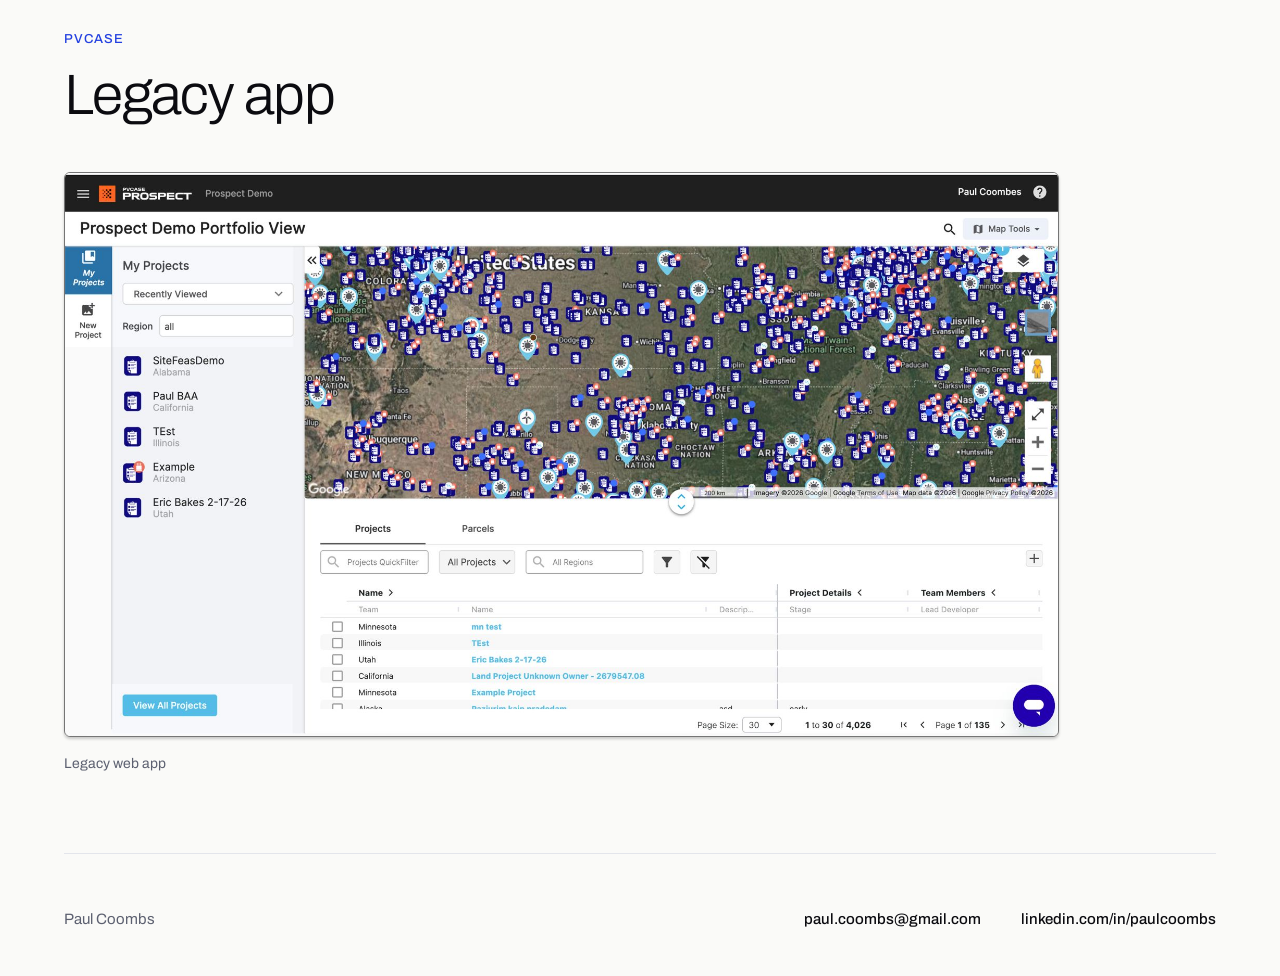
<file: work-pvcase.html>
<!doctype html>
<html lang="en">
<head>
<meta charset="utf-8">
<meta name="viewport" content="width=device-width, initial-scale=1">
<title>Work · PVcase · Paul Coombs</title>
<link rel="icon" href="favicon.ico" sizes="48x48">
<link rel="icon" href="favicon.svg" type="image/svg+xml">
<link rel="apple-touch-icon" href="apple-touch-icon.png">
<link rel="preconnect" href="https://fonts.googleapis.com">
<link rel="preconnect" href="https://fonts.gstatic.com" crossorigin>
<link href="https://fonts.googleapis.com/css2?family=Archivo:wght@300;400;500;600;700;800&display=swap" rel="stylesheet">
<link rel="stylesheet" href="assets/css/site.css?v=20261120g">
<script>try{if(sessionStorage.getItem('segNav')){sessionStorage.removeItem('segNav');document.documentElement.classList.add('seg-nav')}}catch(e){}</script>
</head>
<body>
<header class="site-header" data-active="work"></header>

<main class="wrap">
  <div class="page-head work-head">
    <div class="stack" style="gap:28px">
      <h1 class="page-title" data-speed="-0.06" aria-label="Work"><span class="line" aria-hidden="true"><span>Work</span></span></h1>
      <p class="lede">A sample of projects to give a flavour of my experience.</p>
    </div>
    <nav class="seg" aria-label="Projects" style="--i:2">
      <span class="thumb" aria-hidden="true"></span>
      <a href="work-snyk.html"><span class="n" aria-hidden="true">01</span>Snyk</a>
      <a href="work-ig.html"><span class="n" aria-hidden="true">02</span>IG</a>
      <a href="work-pvcase.html" aria-current="page"><span class="n" aria-hidden="true">03</span>PVcase</a>
    </nav>
  </div>

  <section class="section projects-rows" style="flex-direction:column;gap:48px;padding-bottom:80px">
    <div class="stack" style="gap:48px">
      <div class="section" style="border:0;padding:0">
        <div class="col-label reveal stack" style="gap:20px">
          <span class="eyebrow">PVcase</span>
          <h2 class="h2 big">Silos to connected platform</h2>
        </div>
        <div class="col-main" data-stagger="0.1">
          <div class="row reveal"><div class="k">Context</div><p class="v">Today PVcase has four siloed point solutions. Finish the work in one and the hand-off is a PDF, data and user insights are lost. The flagship product has saturated its TAM. We need to connect the point solutions into a platform, leverage existing users for more 0-1 bets.</p></div>
          <div class="row reveal"><div class="k">Challenge</div><p class="v">First to create a data model that works across siting, developing and operating a utility PV plant that matches the mental model of many personas.</p></div>
          <div class="row key reveal"><div class="k">Process</div><p class="v">Primary research across different personas, mapping the domain. Creating an object model abstraction, workflows and then UI.</p></div>
        </div>
      </div>
      <figure class="figure reveal">
        <div class="pv-placeholder"><p>Latest app design to be shipped Q1 2027not yet shipped.<br>Not shareable here.</p></div>
        <figcaption>PVcase Prospect: campaign portfolio view</figcaption>
      </figure>
    </div>
  </section>

  <section class="section projects-rows" style="flex-direction:column;gap:48px;padding-bottom:80px">
    <div class="stack" style="gap:48px">
      <div class="section" style="border:0;padding:0">
        <div class="col-label reveal stack" style="gap:20px">
          <span class="eyebrow">PVcase</span>
          <h2 class="h2 big">Legacy app</h2>
        </div>
      </div>
      <figure class="figure reveal">
        <div class="pv-legacy"><img src="img/pvcase-legacy.png" alt="PVcase legacy web app"></div>
        <figcaption>Legacy web app</figcaption>
      </figure>
    </div>
  </section>
</main>

<footer class="site-footer"></footer>
<script src="assets/js/site.js?v=20261120g"></script>
</body>
</html>
</file>
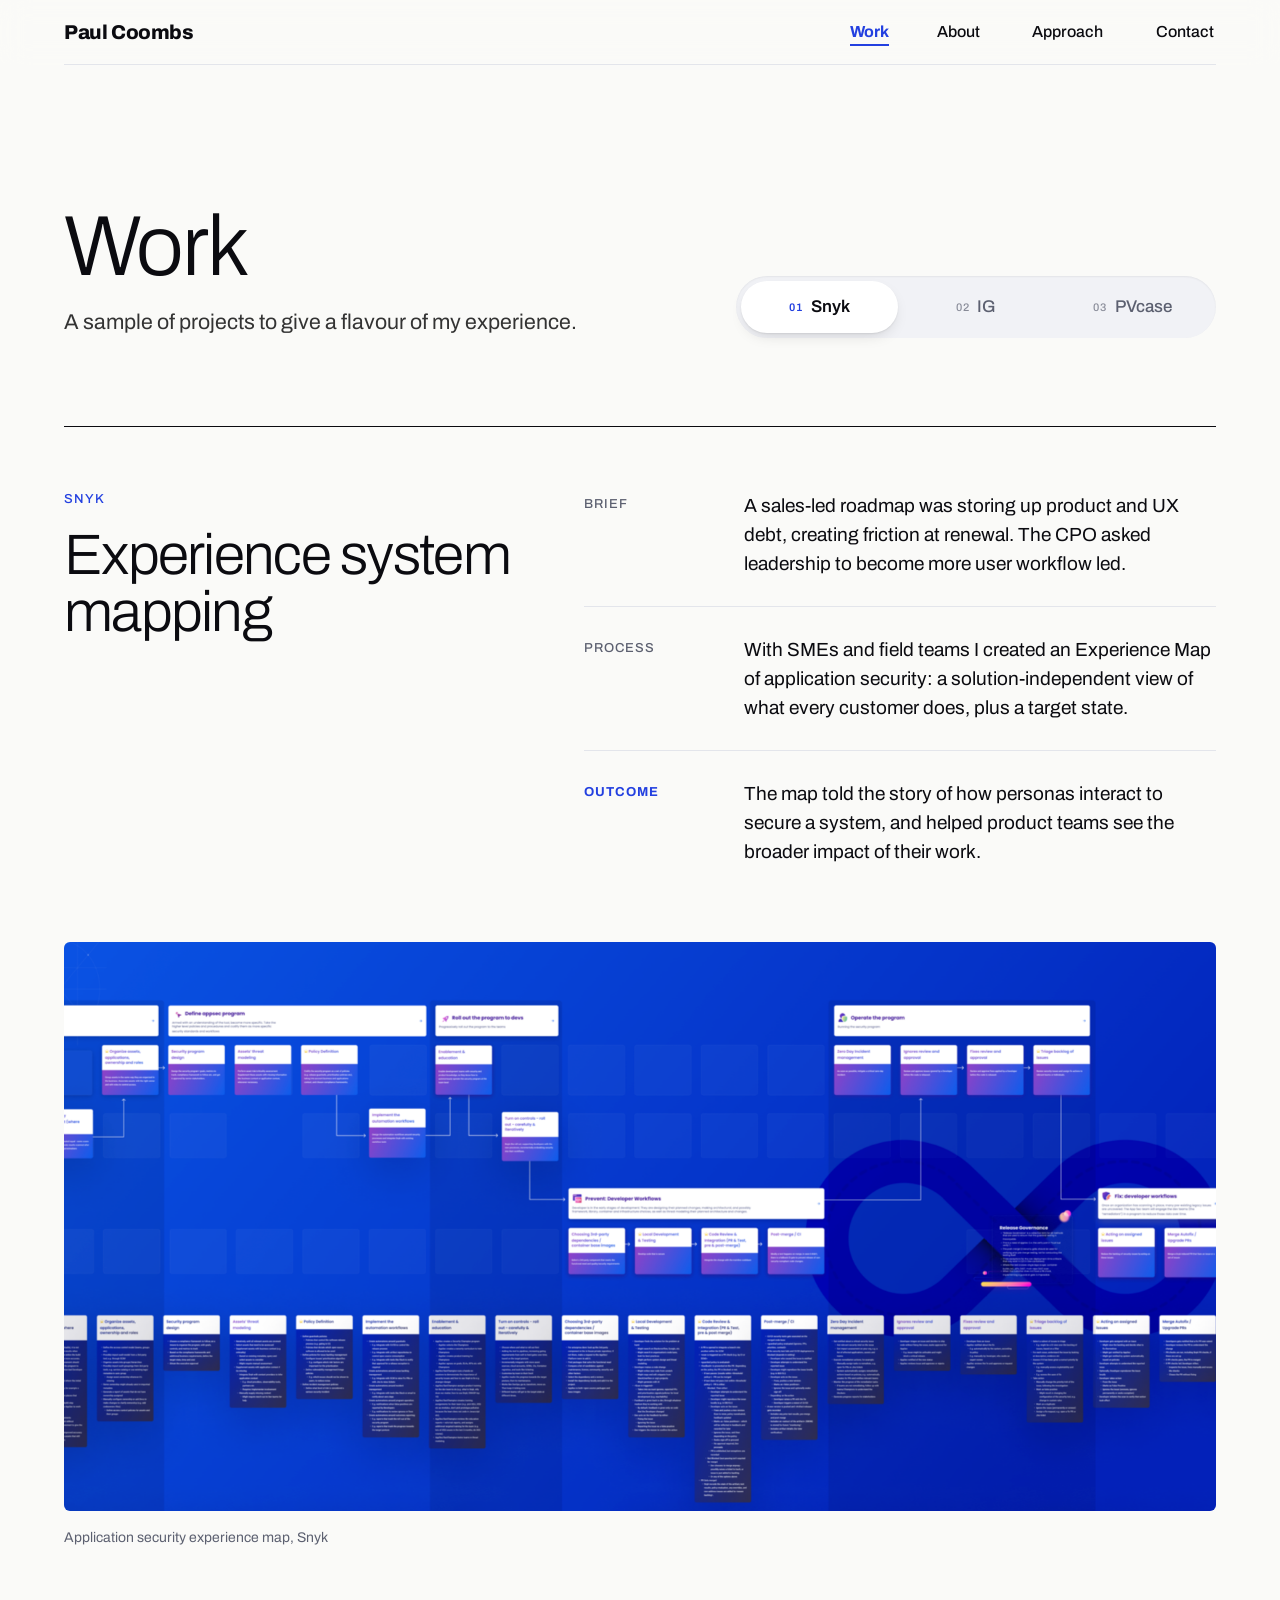
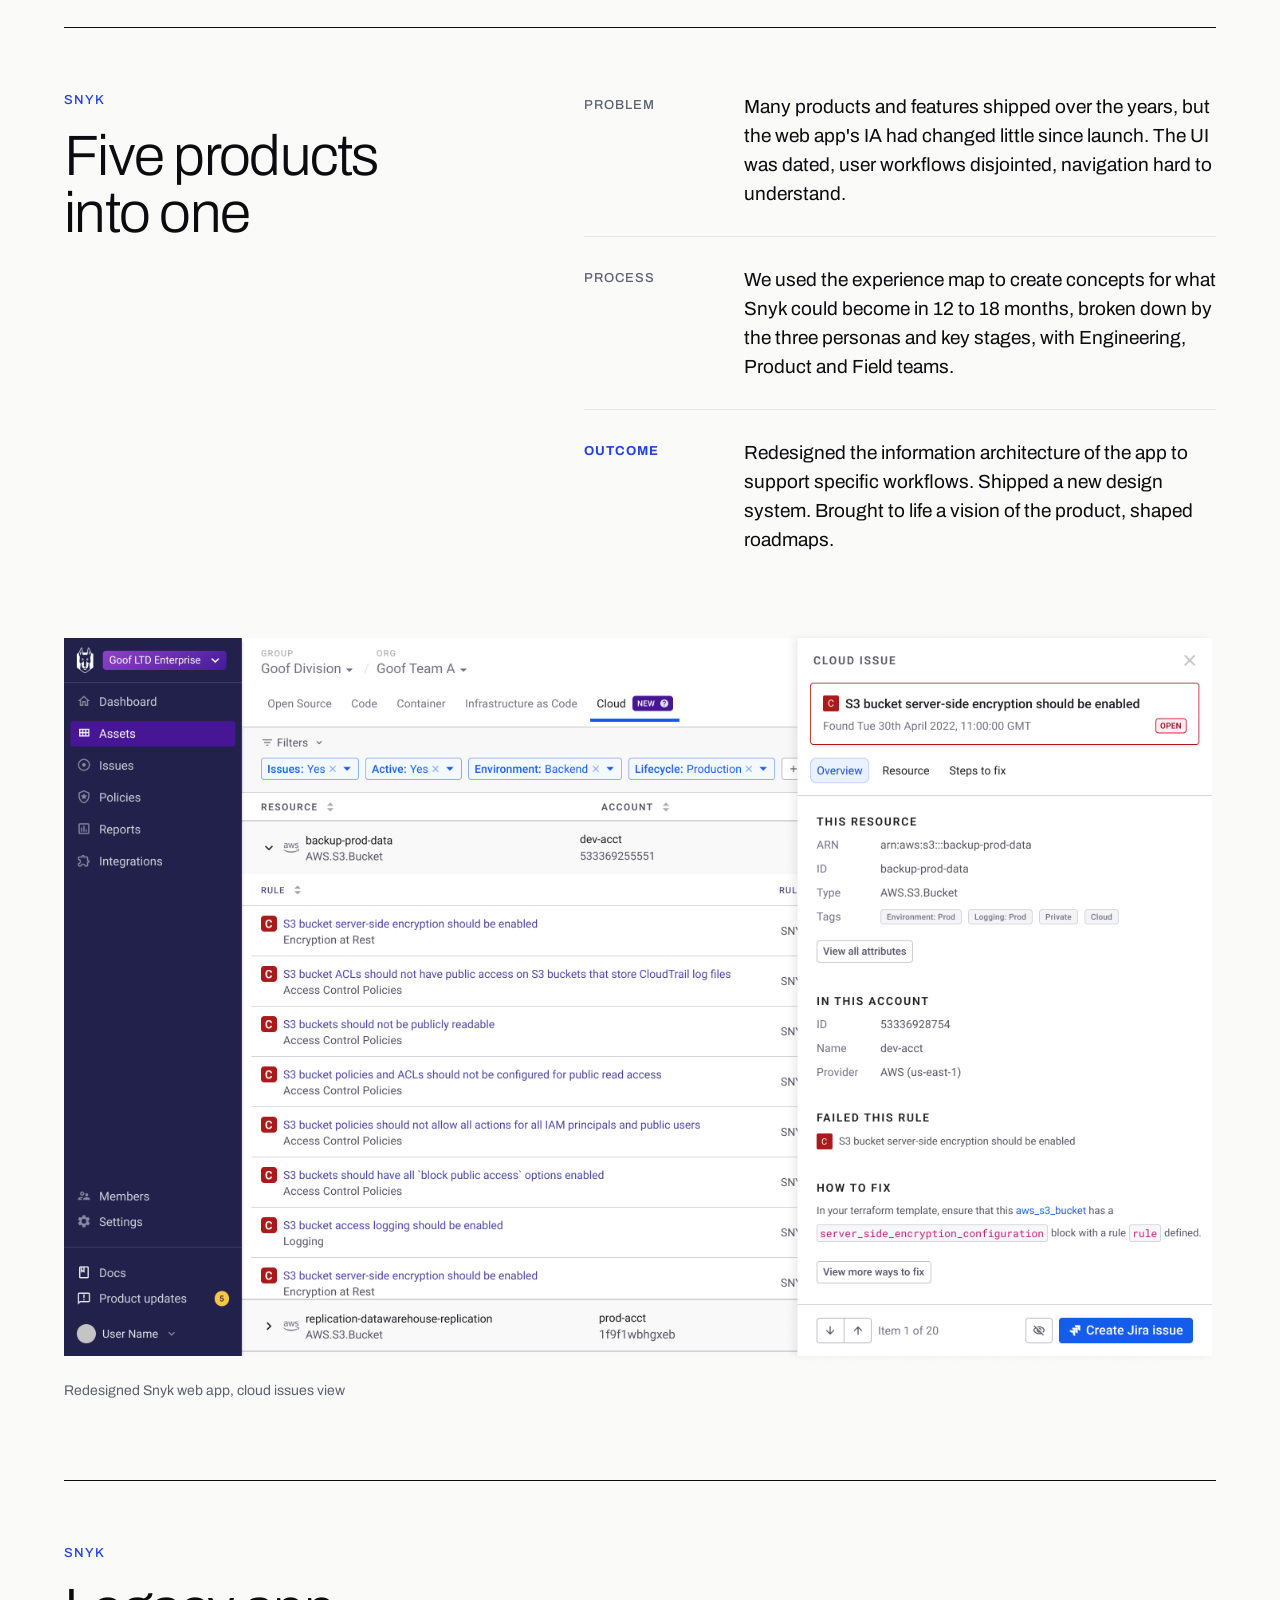
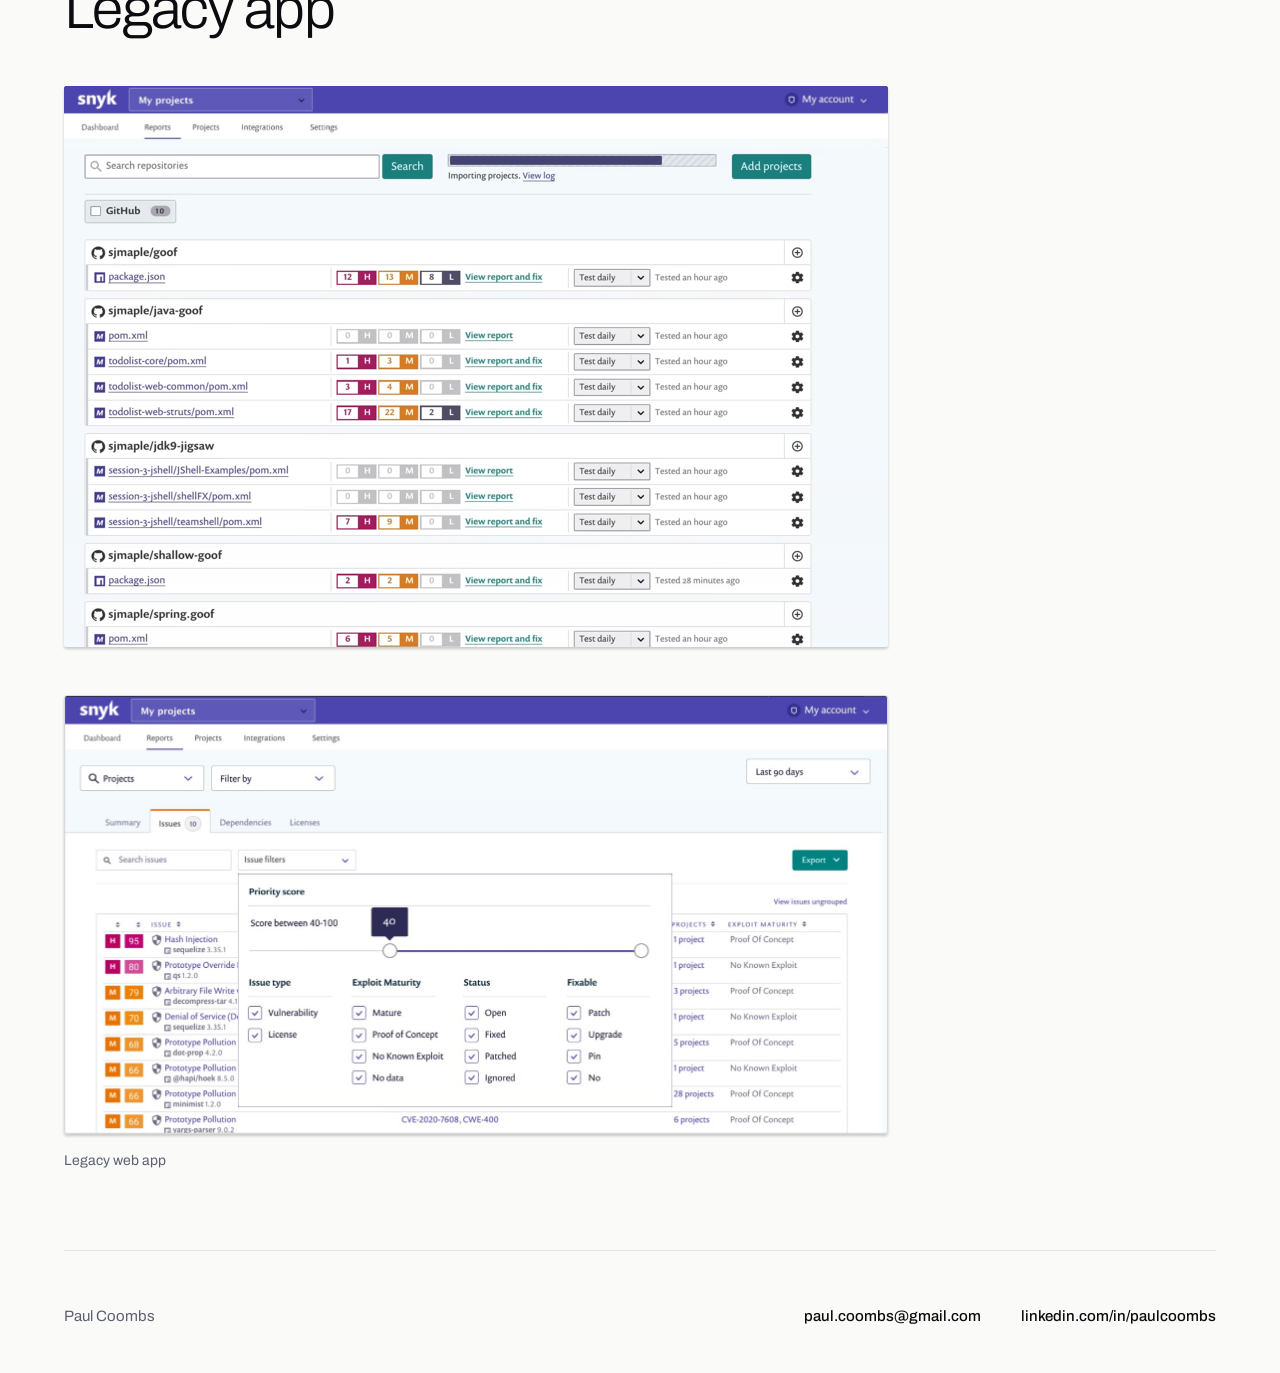
<file: work-snyk.html>
<!doctype html>
<html lang="en">
<head>
<meta charset="utf-8">
<meta name="viewport" content="width=device-width, initial-scale=1">
<title>Work · Snyk · Paul Coombs</title>
<link rel="icon" href="favicon.ico" sizes="48x48">
<link rel="icon" href="favicon.svg" type="image/svg+xml">
<link rel="apple-touch-icon" href="apple-touch-icon.png">
<link rel="preconnect" href="https://fonts.googleapis.com">
<link rel="preconnect" href="https://fonts.gstatic.com" crossorigin>
<link href="https://fonts.googleapis.com/css2?family=Archivo:wght@300;400;500;600;700;800&display=swap" rel="stylesheet">
<link rel="stylesheet" href="assets/css/site.css?v=20261120g">
<script>try{if(sessionStorage.getItem('segNav')){sessionStorage.removeItem('segNav');document.documentElement.classList.add('seg-nav')}}catch(e){}</script>
</head>
<body>
<header class="site-header" data-active="work"></header>

<main class="wrap">
  <div class="page-head work-head">
    <div class="stack" style="gap:28px">
      <h1 class="page-title" data-speed="-0.06" aria-label="Work"><span class="line" aria-hidden="true"><span>Work</span></span></h1>
      <p class="lede">A sample of projects to give a flavour of my experience.</p>
    </div>
    <nav class="seg" aria-label="Projects" style="--i:0">
      <span class="thumb" aria-hidden="true"></span>
      <a href="work-snyk.html" aria-current="page"><span class="n" aria-hidden="true">01</span>Snyk</a>
      <a href="work-ig.html"><span class="n" aria-hidden="true">02</span>IG</a>
      <a href="work-pvcase.html"><span class="n" aria-hidden="true">03</span>PVcase</a>
    </nav>
  </div>

  <section class="section projects-rows" style="flex-direction:column;gap:48px;padding-bottom:80px">
    <div class="stack" style="gap:48px">
      <div class="section" style="border:0;padding:0">
        <div class="col-label reveal stack" style="gap:20px">
          <span class="eyebrow">Snyk</span>
          <h2 class="h2 big">Experience system mapping</h2>
        </div>
        <div class="col-main" data-stagger="0.1">
          <div class="row reveal"><div class="k">Brief</div><p class="v">A sales-led roadmap was storing up product and UX debt, creating friction at renewal. The CPO asked leadership to become more user workflow led.</p></div>
          <div class="row reveal"><div class="k">Process</div><p class="v">With SMEs and field teams I created an Experience Map of application security: a solution-independent view of what every customer does, plus a target state.</p></div>
          <div class="row key reveal"><div class="k">Outcome</div><p class="v">The map told the story of how personas interact to secure a system, and helped product teams see the broader impact of their work.</p></div>
        </div>
      </div>
      <figure class="figure reveal">
        <div class="media"><div class="media-inner"><img src="img/snyk.png" alt="Application security experience map, Snyk"></div></div>
        <figcaption>Application security experience map, Snyk</figcaption>
      </figure>
    </div>
  </section>

  <section class="section projects-rows" style="flex-direction:column;gap:48px;padding-bottom:80px">
    <div class="stack" style="gap:48px">
      <div class="section" style="border:0;padding:0">
        <div class="col-label reveal stack" style="gap:20px">
          <span class="eyebrow">Snyk</span>
          <h2 class="h2 big">Five products<br>into one</h2>
        </div>
        <div class="col-main" data-stagger="0.1">
          <div class="row reveal"><div class="k">Problem</div><p class="v">Many products and features shipped over the years, but the web app's IA had changed little since launch. The UI was dated, user workflows disjointed, navigation hard to understand.</p></div>
          <div class="row reveal"><div class="k">Process</div><p class="v">We used the experience map to create concepts for what Snyk could become in 12 to 18 months, broken down by the three personas and key stages, with Engineering, Product and Field teams.</p></div>
          <div class="row key reveal"><div class="k">Outcome</div><p class="v">Redesigned the information architecture of the app to support specific workflows. Shipped a new design system. Brought to life a vision of the product, shaped roadmaps.</p></div>
        </div>
      </div>
      <figure class="figure reveal">
        <img class="shot-img" src="img/snyk-web.png" alt="Redesigned Snyk web app, cloud issues view">
        <figcaption>Redesigned Snyk web app, cloud issues view</figcaption>
      </figure>
    </div>
  </section>
  <section class="section projects-rows" style="flex-direction:column;gap:48px;padding-bottom:80px">
    <div class="col-label reveal stack" style="gap:20px;position:static">
      <span class="eyebrow">Snyk</span>
      <h2 class="h2 big">Legacy app</h2>
    </div>
    <div class="snyk-legacy reveal" role="img" aria-label="Snyk legacy web app, projects list">
      <div class="sl-base"></div><div class="sl-crop sl-crop-a"></div><div class="sl-crop sl-crop-b"></div>
    </div>
    <figure class="figure reveal">
      <div class="snyk-legacy-2" role="img" aria-label="Snyk legacy web app, issues filters"></div>
      <figcaption>Legacy web app</figcaption>
    </figure>
  </section>
</main>

<footer class="site-footer"></footer>
<script src="assets/js/site.js?v=20261120g"></script>
</body>
</html>
</file>
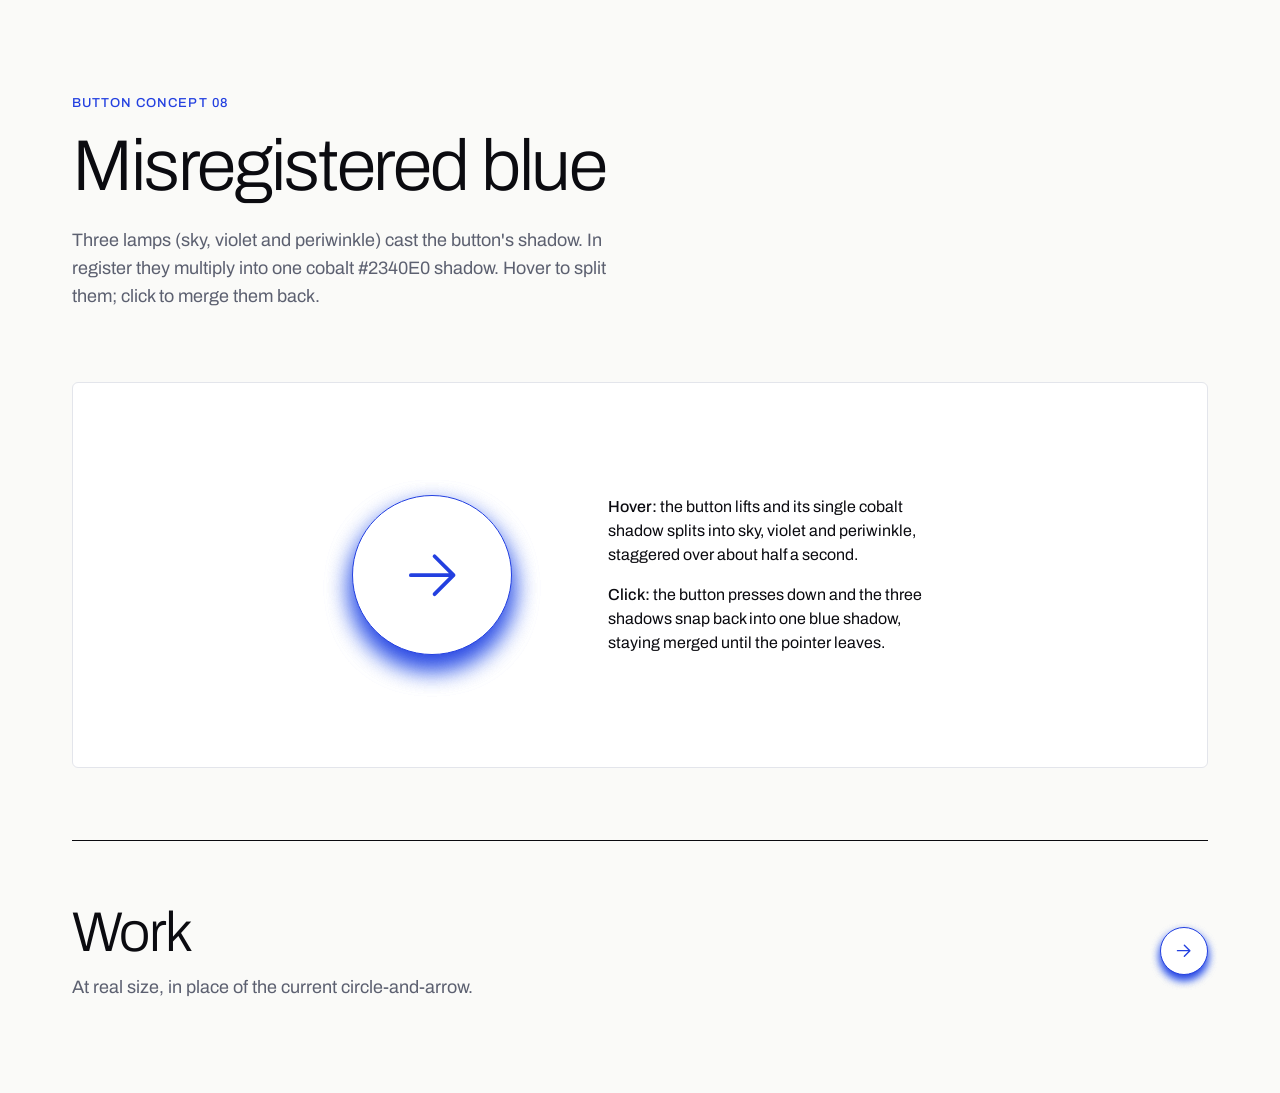
<file: lab/button-08.html>
<!doctype html>
<html lang="en">
<head>
<meta charset="utf-8">
<meta name="viewport" content="width=device-width, initial-scale=1">
<title>Button 08 · Misregistered blue</title>
<link rel="icon" href="../favicon.ico" sizes="48x48">
<link rel="icon" href="../favicon.svg" type="image/svg+xml">
<link rel="apple-touch-icon" href="../apple-touch-icon.png">
<link rel="preconnect" href="https://fonts.googleapis.com">
<link href="https://fonts.googleapis.com/css2?family=Archivo:wght@300;400;500&display=swap" rel="stylesheet">
<style>
  :root {
    --ground: #FAFAF8;
    --ink: #0B0B10;
    --muted: #5C6070;
    --rule: #E3E5EB;
    --cobalt: #2340E0;
    /* Sky × Violet × Periwinkle (multiply) = #2340E0 exactly */
    --lamp-sky: #4CC7FA;
    --lamp-violet: #B875F5;
    --lamp-peri: #A2B2EE;
    --ease-out: cubic-bezier(.2, .8, .2, 1);
    --ease-snap: cubic-bezier(.3, 1.5, .5, 1);
  }
  * { box-sizing: border-box; }
  body {
    margin: 0; background: var(--ground); color: var(--ink);
    font-family: Archivo, system-ui, sans-serif; -webkit-font-smoothing: antialiased;
  }
  main { max-width: 1296px; margin: 0 auto; padding: 96px 72px; display: flex; flex-direction: column; gap: 72px; }
  .eyebrow { font-weight: 500; font-size: 13px; letter-spacing: .08em; text-transform: uppercase; color: var(--cobalt); }
  h1 { font-weight: 300; font-size: 72px; line-height: 72px; letter-spacing: -.03em; margin: 20px 0 0; }
  p.lede { color: var(--muted); font-size: 18px; line-height: 28px; max-width: 560px; margin: 24px 0 0; }

  /* ---------- The button ----------
     A white, cobalt-outlined disc with three coloured shadows behind it.
     In register the shadows multiply into one cobalt shadow. */
  .mis-btn {
    --size: 48px;
    --d: 1;        /* shadow offset multiplier (scaled up for the big demo) */
    --blur: 4px;
    position: relative; display: inline-block; width: var(--size); height: var(--size);
    padding: 0; border: 0; background: none; cursor: pointer; border-radius: 50%;
    isolation: isolate;  /* shadows multiply with each other, not the page */
    -webkit-tap-highlight-color: transparent;
  }
  .mis-btn .shadow {
    position: absolute; inset: 0; border-radius: 50%; z-index: 0;
    mix-blend-mode: multiply; filter: blur(var(--blur));
    transform: translate(0, calc(5px * var(--d)));   /* rest: one shadow, cast down */
    transition: transform 560ms var(--ease-out);
  }
  .mis-btn .sky    { background: var(--lamp-sky); }
  .mis-btn .violet { background: var(--lamp-violet); transition-delay: 40ms; }
  .mis-btn .peri   { background: var(--lamp-peri);   transition-delay: 80ms; }
  .mis-btn .face {
    position: absolute; inset: 0; z-index: 1; border-radius: 50%;
    background: #fff; border: 1.5px solid var(--cobalt);
    display: grid; place-items: center;
    transition: transform 560ms var(--ease-out);
  }
  .mis-btn .face svg { width: 42%; height: 42%; transition: transform 560ms var(--ease-out); }

  /* Hover / keyboard focus: button lifts, shadows merge out into their colours */
  .mis-btn:is(:hover, :focus-visible):not(.is-merged) .face     { transform: translateY(calc(-2px * var(--d))); }
  .mis-btn:is(:hover, :focus-visible):not(.is-merged) .face svg { transform: translateX(calc(2px * var(--d))); }
  .mis-btn:is(:hover, :focus-visible):not(.is-merged) .sky    { transform: translate(calc(-9px * var(--d)), calc(9px * var(--d))); }
  .mis-btn:is(:hover, :focus-visible):not(.is-merged) .violet { transform: translate(calc( 9px * var(--d)), calc(11px * var(--d))); }
  .mis-btn:is(:hover, :focus-visible):not(.is-merged) .peri   { transform: translate(calc( 8px * var(--d)), calc(-2px * var(--d))); }

  /* Click: button presses down, shadows snap back into one cobalt shadow */
  .mis-btn.is-merged .shadow { transform: translate(0, calc(2px * var(--d))); transition: transform 280ms var(--ease-snap); transition-delay: 0ms; }
  .mis-btn.is-merged .face   { transform: translateY(calc(1px * var(--d))); transition: transform 200ms var(--ease-snap); }

  .mis-btn:focus { outline: none; }
  .mis-btn:focus-visible .face { box-shadow: 0 0 0 3px var(--ground), 0 0 0 5px var(--ink); }

  @media (prefers-reduced-motion: reduce) {
    .mis-btn .shadow, .mis-btn .face, .mis-btn .face svg { transition-duration: 1ms !important; transition-delay: 0ms !important; }
  }

  /* ---------- Demo layout ---------- */
  .stage {
    display: flex; align-items: center; justify-content: center; gap: 96px;
    background: #fff; border: 1px solid var(--rule); border-radius: 6px; padding: 96px 48px;
  }
  .stage .mis-btn { --size: 160px; --d: 2.6; --blur: 12px; }
  .hint { font-size: 16px; line-height: 24px; max-width: 320px; }
  .hint b { font-weight: 500; }
  .context { border-top: 1px solid var(--ink); padding-top: 64px; display: flex; justify-content: space-between; align-items: center; }
  .context h2 { font-weight: 300; font-size: 56px; line-height: 56px; letter-spacing: -.03em; margin: 0; }
  .context p { color: var(--muted); font-size: 18px; margin: 16px 0 0; }
  @media (max-width: 720px) {
    main { padding: 48px 16px; }
    h1 { font-size: 48px; line-height: 50px; }
    .stage { flex-direction: column; gap: 48px; padding: 64px 16px; }
    .stage .mis-btn { --size: 120px; --d: 2; --blur: 9px; }
  }
</style>
</head>
<body>
<main>
  <header>
    <div class="eyebrow">Button concept 08</div>
    <h1>Misregistered blue</h1>
    <p class="lede">Three lamps (sky, violet and periwinkle) cast the button's shadow. In register they multiply into one cobalt #2340E0 shadow. Hover to split them; click to merge them back.</p>
  </header>

  <section class="stage">
    <button class="mis-btn" type="button" aria-label="Demo button">
      <span class="shadow sky"></span><span class="shadow violet"></span><span class="shadow peri"></span>
      <span class="face"><svg viewBox="0 0 28 28" fill="none" aria-hidden="true"><path d="M5 14h18M15 6l8 8-8 8" stroke="#2340E0" stroke-width="1.6" stroke-linecap="round" stroke-linejoin="round"/></svg></span>
    </button>
    <div class="hint">
      <p><b>Hover:</b> the button lifts and its single cobalt shadow splits into sky, violet and periwinkle, staggered over about half a second.</p>
      <p><b>Click:</b> the button presses down and the three shadows snap back into one blue shadow, staying merged until the pointer leaves.</p>
    </div>
  </section>

  <section class="context">
    <div>
      <h2>Work</h2>
      <p>At real size, in place of the current circle-and-arrow.</p>
    </div>
    <a class="mis-btn" href="#" aria-label="See work">
      <span class="shadow sky"></span><span class="shadow violet"></span><span class="shadow peri"></span>
      <span class="face"><svg viewBox="0 0 28 28" fill="none" aria-hidden="true"><path d="M5 14h18M15 6l8 8-8 8" stroke="#2340E0" stroke-width="2" stroke-linecap="round" stroke-linejoin="round"/></svg></span>
    </a>
  </section>
</main>
<script>
  // Click merges the shadows back into one; leaving resets so the next hover splits them again.
  document.querySelectorAll('.mis-btn').forEach((btn) => {
    btn.addEventListener('click', (e) => {
      if (btn.getAttribute('href') === '#') e.preventDefault();
      btn.classList.add('is-merged');
    });
    btn.addEventListener('pointerleave', () => btn.classList.remove('is-merged'));
    btn.addEventListener('blur', () => btn.classList.remove('is-merged'));
  });
</script>
</body>
</html>
</file>
<file: assets/css/site.css>
/* Paul Coombs — portfolio. Archivo only. Tokens match the Paper design. */
@view-transition { navigation: auto; }

:root {
  --ink: #0B0B10;
  --bg: #FAFAF8;
  --blue: #2340E0;
  --blue-tint: #EEF1FD;
  --muted: #5C6070;
  --line: #E3E5EB;
  --pill: #F1F2F6;
  --pad: clamp(20px, 5vw, 72px);
  --ease: cubic-bezier(.2, .7, .2, 1);
  --spring: cubic-bezier(.34, 1.56, .64, 1);
  --nav-h: 97px; /* 36px padding x2 + 24px logo + 1px rule */
}

* { box-sizing: border-box; }
html { scroll-behavior: smooth; }
body {
  margin: 0;
  background: var(--bg);
  color: var(--ink);
  font-family: 'Archivo', system-ui, sans-serif;
  font-size: 18px;
  line-height: 1.55;
  -webkit-font-smoothing: antialiased;
  overflow-x: clip;
}
a { color: inherit; text-decoration: none; }
img { display: block; max-width: 100%; }
::selection { background: var(--blue); color: #fff; }
:focus-visible { outline: 2px solid var(--blue); outline-offset: 4px; border-radius: 4px; }

.wrap { max-width: 1440px; margin: 0 auto; padding-inline: var(--pad); }

/* ---------- Scroll progress ---------- */
#progress {
  position: fixed; inset: 0 0 auto 0; height: 3px; z-index: 50;
  background: var(--blue); transform: scaleX(0); transform-origin: 0 50%;
  pointer-events: none;
}

/* ---------- Header / nav ---------- */
body { padding-top: var(--nav-h); }
.site-header {
  position: fixed; top: 0; left: 0; right: 0; z-index: 40;
  transform: translateZ(0); /* own compositor layer so it stays put during overscroll bounce */
  background: rgba(250, 250, 248, .82);
  -webkit-backdrop-filter: blur(14px); backdrop-filter: blur(14px);
}
.site-header .wrap { padding-block: 0; }
.nav {
  display: flex; align-items: center; justify-content: space-between;
  padding-block: 36px; border-bottom: 1px solid var(--line);
  transition: padding .45s var(--ease);
}
.site-header.scrolled .nav { padding-block: 18px; }
/* Work and Approach pages always use the compact (scrolled) nav, so moving between
   them and a scrolled homepage doesn't make the header jump. */
body:has(.site-header:not([data-active=""])) { --nav-h: 65px; } /* 18px x2 + 28px links + 1px rule */
.site-header:not([data-active=""]) .nav { padding-block: 18px; }
.logo {
  font-weight: 800; font-size: 20px; letter-spacing: -.02em; line-height: 24px;
  display: inline-block; transition: transform .3s var(--ease), color .2s;
}
.logo:hover { color: var(--blue); transform: translateX(2px); }
.logo:active { transform: scale(.95); }
.nav-links { display: flex; gap: clamp(22px, 4vw, 48px); align-items: center; }
.nav-link {
  position: relative; padding-block: 4px; font-weight: 500; font-size: 16px; line-height: 20px;
  transition: color .2s, transform .2s var(--ease);
}
/* Reserve the bold width so the active (bold) link never changes the width of its slot,
   which keeps the other links from shifting when the active page changes. */
.nav-link { display: inline-flex; flex-direction: column; }
.nav-link::before {
  content: attr(data-label); font-weight: 700; height: 0; overflow: hidden; visibility: hidden;
  pointer-events: none; user-select: none;
}
.site-header { view-transition-name: site-header; }
.nav-link::after {
  content: ''; position: absolute; left: 0; right: 0; bottom: 0; height: 2px;
  background: var(--blue); transform: scaleX(0); transform-origin: 0 50%;
  transition: transform .45s var(--ease);
}
.nav-link:hover::after, .nav-link[aria-current="page"]::after { transform: scaleX(1); }
.nav-link:hover { color: var(--blue); }
.nav-link[aria-current="page"] { color: var(--blue); font-weight: 700; }
.nav-link:active { transform: scale(.93); }

/* ---------- Type ---------- */
.eyebrow {
  font-weight: 500; font-size: 13px; line-height: 16px; letter-spacing: .08em;
  text-transform: uppercase; color: var(--blue); display: block;
}
.eyebrow.muted { color: var(--muted); }
.num { font-weight: 500; font-size: 13px; letter-spacing: .08em; line-height: 16px; color: var(--blue); }
.display {
  margin: 0; font-weight: 300; letter-spacing: -.03em;
  font-size: clamp(64px, 9.45vw, 136px); line-height: .94;
}
.h2 { margin: 0; font-weight: 300; letter-spacing: -.03em; font-size: clamp(40px, 3.9vw, 56px); line-height: 1; }
.h2.big { font-size: clamp(44px, 4.45vw, 64px); }
.lede { font-size: clamp(18px, 1.5vw, 22px); line-height: 1.45; margin: 0; }
.body { font-size: clamp(17px, 1.32vw, 19px); line-height: 1.52; margin: 0; }
.bold { font-weight: 700; }
.muted { color: var(--muted); }

/* ---------- Layout patterns ---------- */
.page-head {
  display: flex; align-items: flex-end; justify-content: space-between; gap: 48px;
  padding-top: 96px; padding-bottom: 72px;
}
.page-head .lede { max-width: 460px; }
.work-head { padding-top: 128px; padding-bottom: 88px; }
.page-title { margin: 0; font-weight: 300; font-size: clamp(48px, 6.67vw, 96px); line-height: 1; letter-spacing: -.02em; will-change: transform; }
.work-head .lede { max-width: 680px; font-size: clamp(19px, 1.67vw, 24px); line-height: 1.5; color: #333; opacity: 0; animation: fade 1s .45s var(--ease) forwards; }
.section { border-top: 1px solid var(--ink); display: flex; gap: 0; padding-block: 64px; }
.section.tight { padding-block: 56px; }
.col-label { width: 520px; flex-shrink: 0; padding-right: 40px; align-self: flex-start; position: sticky; top: 110px; }
.col-main { flex: 1 1 0; min-width: 0; }
.stack { display: flex; flex-direction: column; }

/* label / text rows (approach, project pages) */
.row { display: flex; padding-block: 24px; border-bottom: 1px solid var(--line); transition: background .35s var(--ease), padding .35s var(--ease); }
.row:first-child { padding-top: 0; }
.row:last-child { border-bottom: 0; padding-bottom: 0; }
.row .k { width: 160px; flex-shrink: 0; padding-top: 5px; font-weight: 500; font-size: 13px; letter-spacing: .08em; line-height: 16px; text-transform: uppercase; color: var(--muted); }
.row.key .k { color: var(--blue); font-weight: 700; }
.row .v { flex: 1 1 0; margin: 0; font-size: 19px; line-height: 29px; }
.projects-rows .row { padding-block: 28px; }
.projects-rows .row:first-child { padding-top: 0; }
.projects-rows .row .v { font-size: 19px; line-height: 29px; }
.outcomes { list-style: none; padding: 0; display: flex; flex-direction: column; gap: 14px; }
.outcomes li { position: relative; padding-left: 20px; }
.outcomes li::before { content: ''; position: absolute; left: 0; top: 11.5px; width: 6px; height: 6px; border-radius: 50%; background: var(--blue); }

/* ---------- Arrow buttons ---------- */
.arrow-btn {
  display: inline-flex; align-items: center; justify-content: center; flex-shrink: 0;
  width: 48px; height: 48px; border-radius: 50%; border: 1.5px solid var(--ink);
  color: var(--ink); background: transparent;
  transition: background .3s var(--ease), color .3s, border-color .3s, transform .35s var(--spring);
}
.arrow-btn svg { width: 20px; height: 20px; transition: transform .35s var(--ease); }
.arrow-btn:hover, a:hover > .arrow-btn, .card:hover .arrow-btn { background: var(--blue); border-color: var(--blue); color: #fff; }
.arrow-btn:hover svg, a:hover > .arrow-btn svg, .card:hover .arrow-btn svg { transform: translateX(3px); }
.arrow-btn:active { transform: scale(.88); }
.arrow-btn.solid { background: var(--blue); border-color: var(--blue); color: #fff; }
.arrow-btn.lg { width: 56px; height: 56px; }

/* ---------- Media + parallax ---------- */
.media { position: relative; overflow: hidden; border-radius: 6px; background: var(--blue-tint); }
.media-inner { position: absolute; inset: 0; transition: transform 1s var(--ease); will-change: transform; }
.media-inner img { position: absolute; left: 0; width: 100%; height: 128%; top: -14%; object-fit: cover; will-change: transform; }
.media.ph .media-inner::before, .media.ph .media-inner::after {
  content: ''; position: absolute; border-radius: 50%; will-change: transform;
}
.media.ph .media-inner::before { width: 46%; aspect-ratio: 1; left: -6%; top: -30%; background: rgba(35, 64, 224, .10); transform: translateY(var(--py, 0px)); }
.media.ph .media-inner::after { width: 34%; aspect-ratio: 1; right: 6%; bottom: -26%; background: rgba(35, 64, 224, .16); transform: translateY(calc(var(--py, 0px) * -1.4)); }
.figure { margin: 0; }
.figure .media { aspect-ratio: 1296 / 640; }
.figure.tall .media { aspect-ratio: 16 / 10; }
.media.phones { display: flex; align-items: center; justify-content: center; background: none; }
.figure.shot img { width: 100%; height: auto; }
.legacy-web { position: relative; overflow: hidden; width: 100%; max-width: 1007px; aspect-ratio: 1007 / 569; border-radius: 3px; outline: .5px solid #D9D9D9; }
.legacy-web img { position: absolute; max-width: none; width: 132.05%; height: 165.47%; left: -16.06%; top: -29.85%; }
.legacy-phones { display: flex; gap: 27px; }
.legacy-phones img { width: min(237px, 30%); height: auto; }
.phones-row { display: flex; gap: 4%; height: 84%; }
.phones-row img { height: 100%; width: auto; border-radius: 6% / 3%; box-shadow: 0 28px 56px -28px rgba(11, 11, 16, .35); }
.shot-img { width: 100%; height: auto; }
/* Snyk legacy: base screen with two crops of a second screenshot over its top bar (Paper 2YI). */
.snyk-legacy { position: relative; width: 100%; max-width: 824px; aspect-ratio: 824 / 561; border-radius: 3px; overflow: hidden; box-shadow: 0 2px 3px rgba(0, 0, 0, .2); }
.snyk-legacy > div { position: absolute; background-repeat: no-repeat; }
.sl-base { inset: 0; background: url(../../img/snyk-legacy-1.png) 50% 100% / cover; }
.sl-crop { top: 0; height: 11.05%; background-image: url(../../img/snyk-legacy-2.png); }
.sl-crop-a { left: 77.31%; width: 22.69%; background-size: 475.668%; background-position: 80% 14.622%; }
.sl-crop-b { left: 0; width: 99.64%; background-size: 108.343%; background-position: 51.095% 14.622%; }
.snyk-legacy-2 { width: 100%; max-width: 824px; aspect-ratio: 824 / 439; border-radius: 3px; border: .5px solid #D9D9D9; box-shadow: 0 2px 3px rgba(0, 0, 0, .2);
  background: url(../../img/snyk-legacy-2.png) no-repeat 50% 62.46% / 107.97% 125.38%; background-origin: border-box; }
/* PVcase: unreleased design placeholder and legacy crop (Paper 3IO, 30Y). */
.pv-placeholder { width: 100%; max-width: 720px; aspect-ratio: 720 / 450; display: flex; align-items: center; justify-content: center; box-shadow: 0 2px 3px rgba(0, 0, 0, .2); }
.pv-placeholder p { margin: 0; width: 616px; max-width: 90%; text-align: center; font-size: 14px; line-height: 29px; }
.pv-legacy { position: relative; overflow: hidden; width: 100%; max-width: 995px; aspect-ratio: 995 / 565; border-radius: 6px; border: .25px solid #757575; box-shadow: 0 2px 3px rgba(0, 0, 0, .2); }
.pv-legacy img { position: absolute; max-width: none; width: 107.52%; height: 123.2%; left: -3.76%; top: -14.37%; }
.figure figcaption { margin-top: 18px; font-size: 14px; line-height: 18px; color: var(--muted); }

/* ---------- Cards ---------- */
.cards { display: grid; grid-template-columns: repeat(3, minmax(0, 1fr)); gap: 32px; align-items: start; }
.card { display: block; position: relative; transition: transform .45s var(--ease); }
.card .media { height: 260px; }
.card:hover .media-inner { transform: scale(1.05); }
.card .arrow-btn { position: absolute; top: 16px; right: 16px; background: #fff; border-color: #fff; opacity: 0; transform: translate(8px, -8px) scale(.8); }
.card:hover .arrow-btn { opacity: 1; transform: none; }
.card:active { transform: scale(.985); }
.card:active .arrow-btn { transform: scale(.88); }
.card .meta { display: flex; flex-direction: column; gap: 12px; padding-top: 20px; }
.card-eyebrow { display: flex; align-items: center; gap: 12px; }
.card-n { color: var(--muted); }
.card h3 { margin: 0; font-weight: 300; font-size: clamp(26px, 2.2vw, 32px); line-height: 1.25; letter-spacing: -.02em; transition: color .25s, transform .45s var(--ease); }
.card:hover h3 { color: var(--blue); transform: translateX(6px); }
.card p { margin: 20px 0 0; font-size: 16px; line-height: 24px; }

/* ---------- Home ---------- */
.hero { padding-block: 128px; display: flex; flex-direction: column; gap: 28px; }
.hero h1 { margin: 0; font-weight: 300; letter-spacing: -.03em; font-size: clamp(48px, 6.67vw, 96px); line-height: 1; letter-spacing: -.02em; will-change: transform; }
.hero .line, .page-title .line { display: block; overflow: hidden; padding-bottom: .08em; margin-bottom: -.08em; }
.hero .line > span, .page-title .line > span { display: block; transform: translateY(110%); animation: rise 1.2s var(--ease) forwards; }
.hero .line:nth-child(2) > span { animation-delay: .12s; }
.hero .dot { color: var(--blue); display: inline-block; transition: transform .5s var(--spring); }
.hero h1:hover .dot { transform: translateY(-.06em) scale(1.12); }
@keyframes rise { to { transform: none; } }
.hero .blurb { max-width: 776px; font-size: clamp(19px, 1.67vw, 24px); line-height: 1.5; color: #333; margin: 0; will-change: transform; }
.hero .eyebrow { opacity: 0; animation: fade .9s .1s var(--ease) forwards; }
.hero .blurb { opacity: 0; animation: fade 1s .45s var(--ease) forwards; }
@keyframes fade { to { opacity: 1; } }

.home-section { border-top: 1px solid var(--ink); padding-block: 64px 80px; }
.home-section .heading { display: grid; grid-template-columns: 1fr auto; align-items: center; row-gap: 28px; margin-bottom: 56px; }
#approach { padding-bottom: 64px; }
/* Paper puts an 81px spacer above these four homepage sections. */
#work, #about, #approach, #contact { margin-top: 81px; }
/* Two 81px spacers between Contact and the footer in Paper. */
#contact { margin-bottom: 162px; }
.home-split { display: flex; }
.home-split .col-label { position: static; display: flex; flex-direction: column; justify-content: space-between; gap: 32px; }
.home-split .items { flex: 1 1 0; display: flex; gap: 40px; align-items: flex-start; }
.home-split .item { flex: 1 1 0; display: flex; flex-direction: column; gap: 8px; padding-bottom: 36px; border-bottom: 1px solid var(--line); }
.item h3 { margin: 0; font-weight: 700; font-size: 20px; line-height: 24px; }
.topics { flex: 1 1 0; display: flex; flex-direction: column; }
.topic {
  display: flex; align-items: center; gap: 24px; padding-block: 20px;
  border-bottom: 1px solid var(--line); position: relative;
  transition: padding .45s var(--ease), color .25s, transform .3s var(--ease);
}
.topic:last-child { border-bottom: 0; }
.topic .num { width: 40px; flex-shrink: 0; }
.topic .t { font-weight: 300; font-size: clamp(24px, 2.3vw, 32px); line-height: 1.25; letter-spacing: -.02em; flex: 1; transition: transform .45s var(--ease); }
.topic .arrow-btn { width: 40px; height: 40px; opacity: 0; transform: translateX(-12px); }
.topic:hover .t { transform: translateX(10px); color: var(--blue); }
.topic:hover .arrow-btn { opacity: 1; transform: none; }
.topic:active { transform: scale(.992); }

/* ---------- Project switcher (work pages) ----------
   A segmented control: three equal segments on a soft track, with a raised white thumb
   under the current project. --i (0, 1, 2) on the nav positions the thumb; site.js slides
   it to the clicked segment before navigating, and View Transitions carry it across. */
.seg {
  --n: 3; --pad: 5px;
  position: relative; display: flex; width: 480px; max-width: 100%; padding: var(--pad);
  background: var(--pill); border-radius: 999px;
  box-shadow: inset 0 1px 2px rgba(11, 11, 16, .06);
}
.seg .thumb {
  position: absolute; top: var(--pad); bottom: var(--pad); left: var(--pad);
  width: calc((100% - var(--pad) * 2) / var(--n));
  transform: translateX(calc(var(--i, 0) * 100%));
  background: #fff; border-radius: 999px;
  box-shadow: 0 1px 2px rgba(11, 11, 16, .08), 0 6px 16px -6px rgba(11, 11, 16, .18);
  transition: transform .5s cubic-bezier(.34, 1.3, .64, 1);
  view-transition-name: seg-thumb;
}
.seg a {
  position: relative; z-index: 1; flex: 1 1 0; height: 52px;
  display: flex; align-items: center; justify-content: center; gap: 8px;
  border-radius: 999px; font-weight: 500; font-size: 17px; line-height: 20px; color: var(--muted);
  transition: color .25s, background .25s, transform .25s var(--spring);
}
.seg .n { font-size: 11px; line-height: 11px; letter-spacing: .08em; color: inherit; opacity: .7; transition: color .25s, opacity .25s; }
.seg a:not([aria-current]):hover { color: var(--ink); background: rgba(11, 11, 16, .04); }
.seg a:active { transform: scale(.95); }
.seg a[aria-current="page"] { color: var(--ink); font-weight: 600; }
.seg a[aria-current="page"] .n { color: var(--blue); opacity: 1; }
::view-transition-group(seg-thumb) { animation-duration: .5s; animation-timing-function: cubic-bezier(.34, 1.3, .64, 1); }
/* Switching projects via the segmented control: the "Work" title and intro stay put.
   An inline script in each work page adds .seg-nav when the visit came from the control. */
.seg-nav .page-title .line > span { animation: none; transform: none; }
.seg-nav .work-head .lede { animation: none; opacity: 1; }
/* ...and the first case study on the new page shows straight away instead of fading in. */
.seg-nav main > section:first-of-type .reveal { opacity: 1; transform: none; transition: none; }
.work-head > .stack { view-transition-name: work-title; }
::view-transition-group(work-title), ::view-transition-new(work-title) { animation: none; }
::view-transition-old(work-title) { display: none; }

/* ---------- About ---------- */
.exp { display: flex; flex-direction: column; gap: 48px; }
.exp-cols { display: grid; grid-template-columns: repeat(3, minmax(0, 1fr)); gap: 48px; }
.exp-col { display: flex; flex-direction: column; gap: 24px; }
.exp-head { display: flex; align-items: center; justify-content: space-between; }
.exp-head h3 { margin: 0; font-weight: 300; font-size: clamp(30px, 2.5vw, 36px); line-height: 44px; letter-spacing: -.03em; transition: color .25s, transform .4s var(--ease); }
.exp-col:hover h3 { transform: translateX(4px); }
.pill { font-weight: 600; font-size: 13px; line-height: 16px; padding: 6px 14px; border-radius: 999px; background: var(--blue-tint); color: var(--blue); white-space: nowrap; }
.pill.now { background: var(--blue); color: #fff; }
.exp-item { padding-bottom: 20px; border-bottom: 1px solid var(--line); font-size: 17px; line-height: 26px; transition: transform .35s var(--ease), border-color .3s; }
.exp-item:hover { transform: translateX(6px); }
.exp-item.last { border-bottom: 0; padding-bottom: 0; }
.p-item { padding-bottom: 36px; border-bottom: 1px solid var(--line); display: flex; flex-direction: column; gap: 8px; }
.profile .p-item { transition: transform .4s var(--ease); }
.profile .p-item:hover { transform: translateX(8px); }
.profile .col-main, .contact .col-main { display: flex; flex-direction: column; gap: 36px; }

/* ---------- Approach ---------- */
.opinion { scroll-margin-top: 80px; }
.opinion .col-label { display: flex; flex-direction: column; gap: 16px; }
.opinion .h2 { padding-right: 0; }
.opinion .row { padding-inline: 0; }
.opinion .row.first { padding-top: 0; }

[id] { scroll-margin-top: 56px; }
.contact .pitch { margin-top: 20px; max-width: 400px; display: flex; flex-direction: column; gap: 8px; }
.contact .pitch p { margin: 0; font-size: 18px; line-height: 28px; }

/* ---------- Contact ---------- */
.contact .col-label { top: 110px; }
.contact .p-item:last-child { border-bottom: 0; padding-bottom: 0; }
/* Email: address and copy icon are one hit area. Hovering either turns both blue
   (the icon has no hover of its own); clicking anywhere copies. */
.copy-link {
  position: relative; display: inline-flex; align-items: center; gap: 6px;
  padding: 0; border: 0; background: none; font: inherit; color: var(--ink); cursor: pointer;
  transition: color .2s;
}
.copy-icon {
  display: inline-flex; align-items: center; justify-content: center; flex-shrink: 0;
  width: 32px; height: 32px; border-radius: 50%;
  transition: background .25s, transform .3s var(--spring);
}
.copy-icon svg { width: 20px; height: 20px; }
.copy-link:hover, .copy-link.copied { color: var(--blue); }
.copy-link:active .copy-icon { transform: scale(.85); }
.copy-tip {
  position: absolute; right: 16px; bottom: calc(100% + 6px); transform: translate(50%, 4px);
  background: var(--ink); color: #fff; font-size: 13px; font-weight: 500; line-height: 1;
  padding: 6px 9px; border-radius: 6px; white-space: nowrap; opacity: 0; pointer-events: none;
  transition: opacity .2s, transform .25s var(--ease);
}
.copy-link.copied .copy-tip { opacity: 1; transform: translate(50%, 0); }
/* All three Contact links use the footer link hover: text turns blue and a 1px
   underline draws in from the left, on the text only. */
.copy-text, .u-link, .dl-link .u-text { position: relative; transition: color .2s; }
.copy-text::after, .u-link::after, .dl-link .u-text::after {
  content: ''; position: absolute; left: 0; right: 0; bottom: -3px; height: 1px; background: currentColor;
  transform: scaleX(0); transform-origin: 0 50%; transition: transform .4s var(--ease);
}
.copy-link:hover .copy-text::after, .u-link:hover::after, .dl-link:hover .u-text::after { transform: scaleX(1); }
.u-link:hover, .dl-link:hover { color: var(--blue); }
.dl-link { display: inline-flex; align-items: center; gap: 8px; }
.dl-link svg { width: 24px; height: 24px; transition: transform .35s var(--spring); }
.dl-link:hover svg { transform: translateY(2px); }

/* ---------- Footer ---------- */
.site-footer .wrap { padding-block: 0; }
.footer {
  display: flex; align-items: center; justify-content: space-between; gap: 24px;
  padding-top: 56px; padding-bottom: 48px; font-size: 15px; line-height: 18px;
  border-top: 1px solid var(--line);
}
.footer .name { color: var(--muted); }
.footer .links { display: flex; gap: 40px; flex-wrap: wrap; }
.footer a { font-weight: 500; position: relative; transition: color .2s, transform .2s var(--ease); }
.footer a::after { content: ''; position: absolute; left: 0; right: 0; bottom: -3px; height: 1px; background: currentColor; transform: scaleX(0); transform-origin: 0 50%; transition: transform .4s var(--ease); }
.footer a:hover { color: var(--blue); }
.footer a:hover::after { transform: scaleX(1); }
.footer a:active { transform: scale(.95); }

/* ---------- Reveal on scroll ---------- */
.reveal { opacity: 0; transform: translateY(32px); transition: opacity .9s var(--ease), transform .9s var(--ease); transition-delay: var(--d, 0s); }
.reveal.in { opacity: 1; transform: none; }

/* ---------- Responsive ---------- */
@media (max-width: 1000px) {
  .cards { grid-template-columns: 1fr; gap: 56px; }
  .exp-cols { grid-template-columns: 1fr; gap: 56px; }
  .page-head { flex-direction: column; align-items: flex-start; gap: 32px; padding-top: 64px; padding-bottom: 48px; }
  .section, .home-split { flex-direction: column; gap: 32px; }
  .col-label { width: auto; position: static; padding-right: 0; }
  .home-split .items { flex-direction: column; }
  .row { flex-direction: column; gap: 8px; }
  .row .k { width: auto; padding-top: 0; }
  .work-head { padding-top: 72px; padding-bottom: 48px; }
  .seg { width: 100%; }
  .seg a { font-size: 16px; }
  .footer { flex-direction: column; align-items: flex-start; }
  .hero { padding-top: 72px; padding-bottom: 64px; }
  .nav { padding-block: 22px; }
  #work, #about, #approach, #contact { margin-top: 40px; }
  #contact { margin-bottom: 80px; }
  :root { --nav-h: 69px; }
}

@media (prefers-reduced-motion: reduce) {
  html { scroll-behavior: auto; }
  *, *::before, *::after { animation-duration: .01ms !important; animation-delay: 0s !important; transition-duration: .01ms !important; }
  .reveal { opacity: 1; transform: none; }
  .hero .line > span, .page-title .line > span { transform: none; }
  .work-head .lede { opacity: 1; }
  .hero .eyebrow, .hero .blurb { opacity: 1; }
}
</file>
